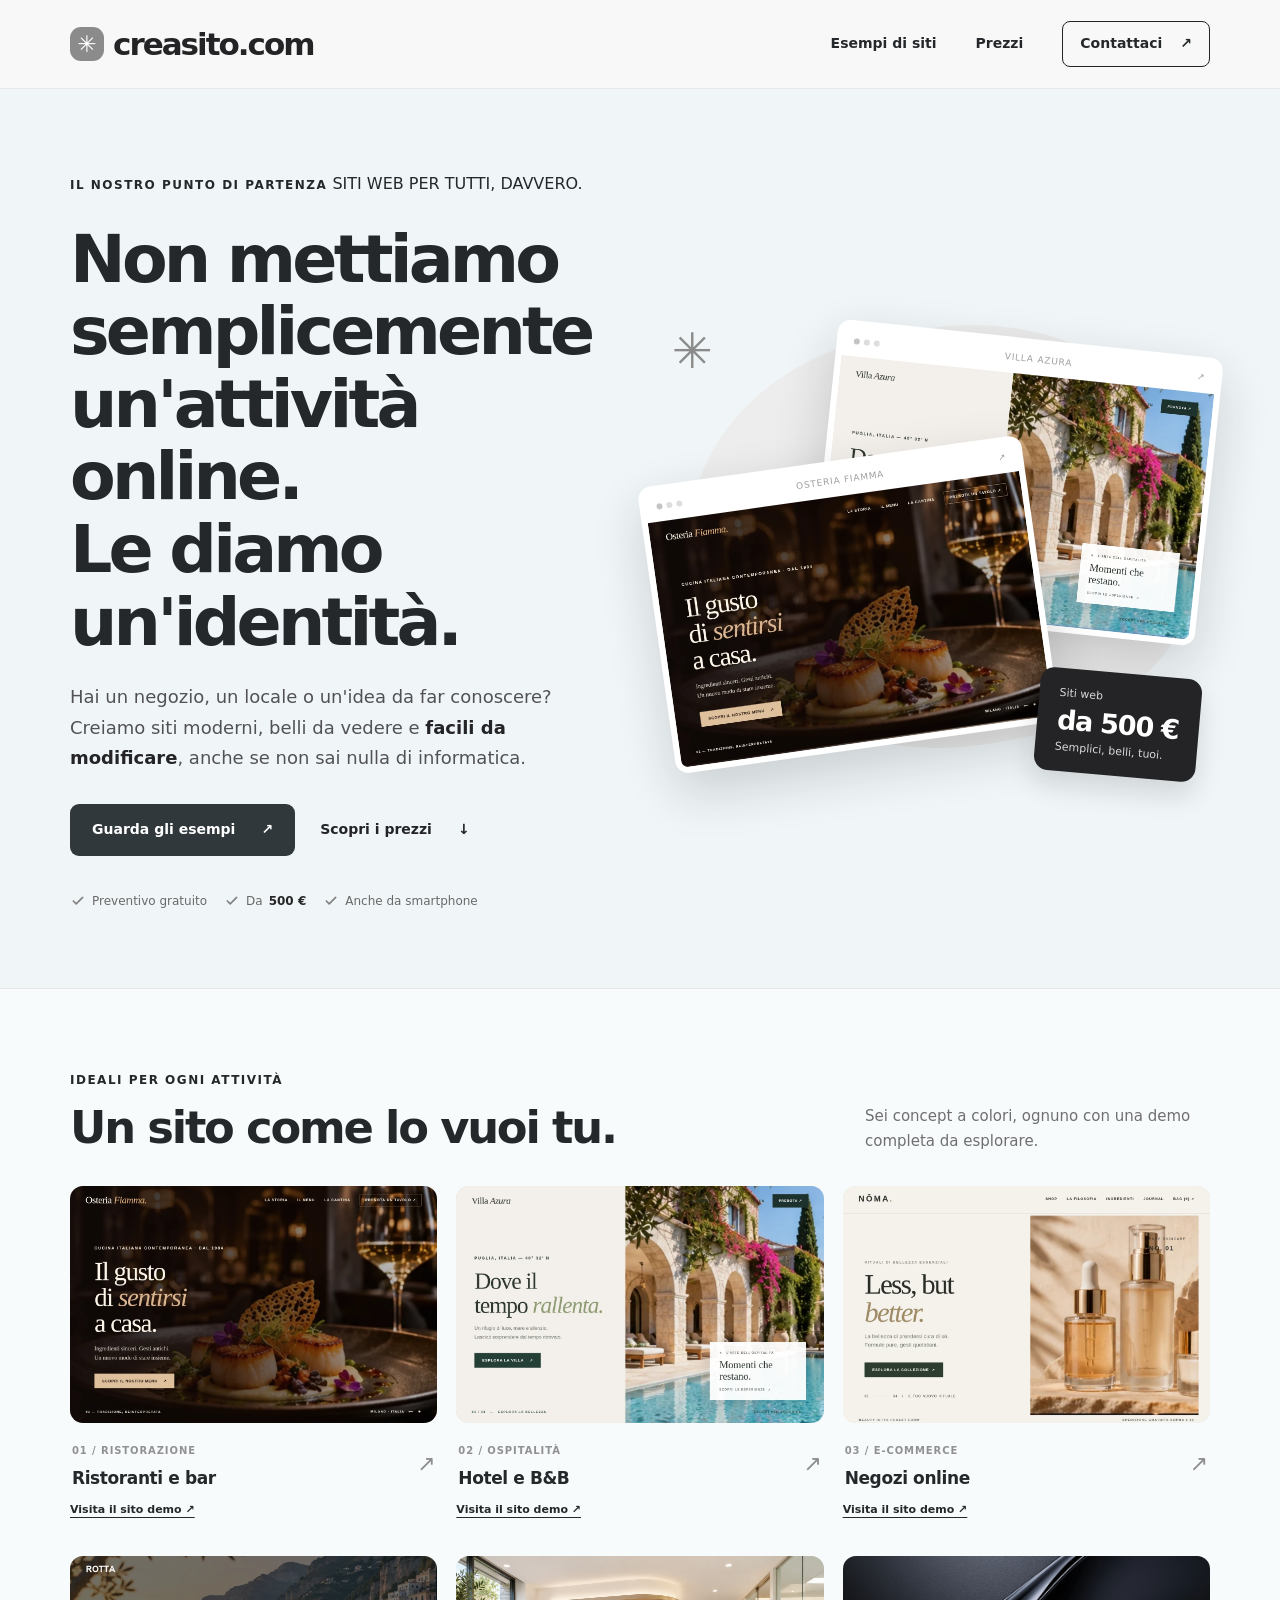
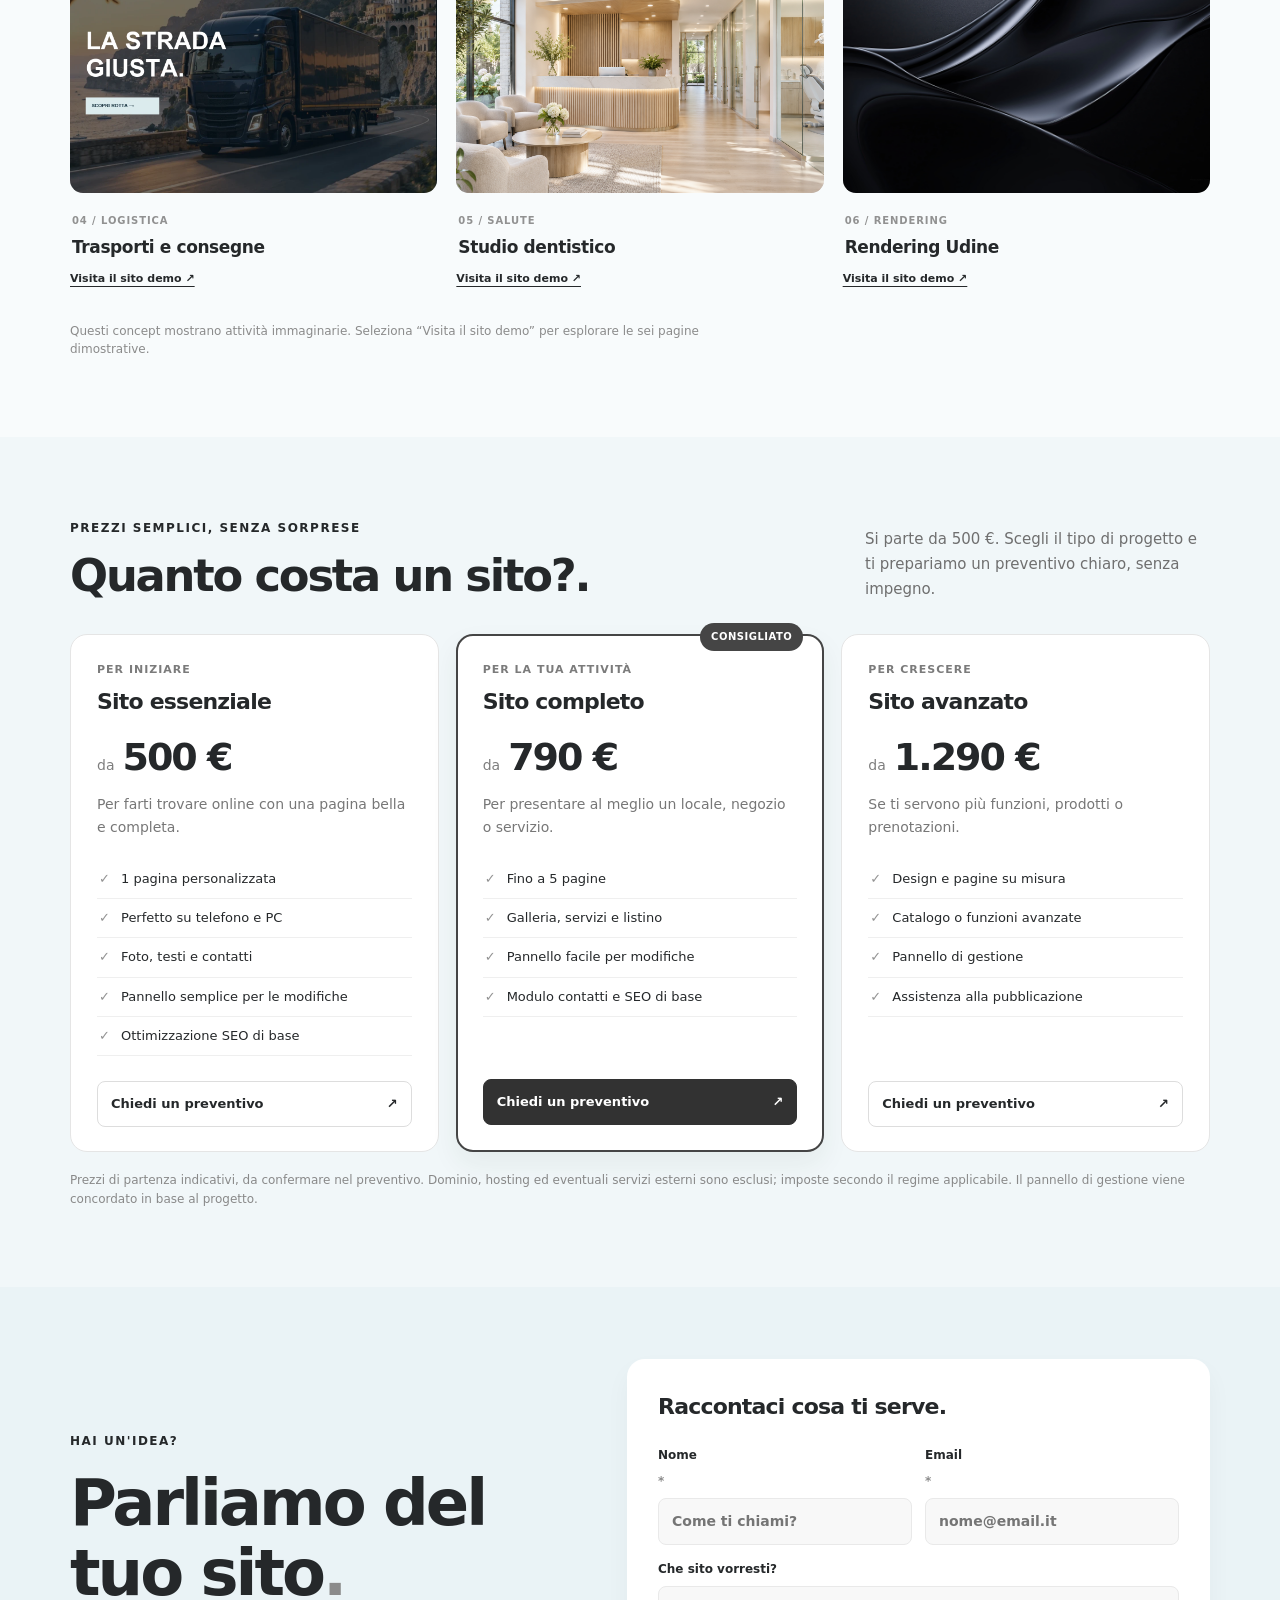
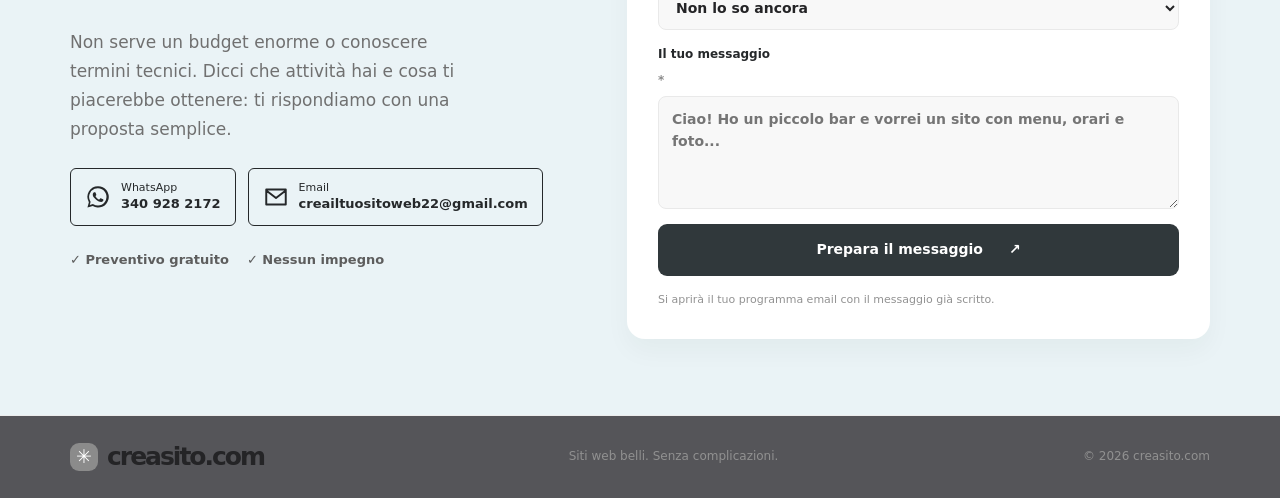
<file: index.html>
<!doctype html>
<html lang="it">
<head>
  <meta charset="utf-8">
  <meta name="viewport" content="width=device-width, initial-scale=1">
  <meta name="description" content="creasito.com realizza siti web moderni per negozi, ristoranti, professionisti e piccole attività. Siti facili da aggiornare, a partire da 500 €. Guarda gli esempi e chiedi un preventivo.">
  <meta name="theme-color" content="#f8f8f5">
  <meta property="og:type" content="website">
  <meta property="og:locale" content="it_IT">
  <meta property="og:title" content="creasito.com — Siti web belli, senza complicazioni">
  <meta property="og:description" content="Il tuo sito web, semplice da usare. Prezzi chiari a partire da 500 €.">
  <meta property="og:image" content="immagini/og-preview.jpg">
  <meta name="robots" content="index,follow,max-image-preview:large">
  <title>creasito.com — Siti web belli e semplici, da 500 €</title>
  <link rel="icon" href="immagini/favicon.svg" type="image/svg+xml">
  <link rel="preload" href="immagini/anteprime/ristorante.webp" as="image" type="image/webp">
  <link rel="stylesheet" href="css/style.css">
  <script src="js/main.js" defer></script>
</head>
<body>
  <a class="skip" href="#main">Vai al contenuto</a>
  <header class="header" id="inizio">
    <div class="wrap header-inner">
      <a class="logo" href="#inizio" aria-label="creasito.com, torna all'inizio"><span class="logo-mark" aria-hidden="true">✳</span><span>creasito.com</span></a>
      <nav class="nav" aria-label="Menu principale" id="nav">
        <a href="#esempi">Esempi di siti</a>
        <a href="#prezzi">Prezzi</a>
        <a href="#contatti" class="nav-contact">Contattaci <span aria-hidden="true">↗</span></a>
      </nav>
      <button type="button" class="menu-toggle" aria-controls="nav" aria-expanded="false" aria-label="Apri il menu"><span></span><span></span></button>
    </div>
  </header>

  <main id="main">
    <section class="hero" aria-labelledby="hero-title">
      <div class="wrap hero-layout">
        <div class="hero-copy">
          <span class="overline">IL NOSTRO PUNTO DI PARTENZA</span> SITI WEB PER TUTTI, DAVVERO.</span>
          <h1 id="hero-title">Non mettiamo<br>semplicemente un'attività online.<br>Le diamo un'identità.</h1>
          <p>Hai un negozio, un locale o un'idea da far conoscere? Creiamo siti moderni, belli da vedere e <strong>facili da modificare</strong>, anche se non sai nulla di informatica.</p>
          <div class="hero-buttons">
            <a class="btn btn-dark" href="#esempi">Guarda gli esempi <span aria-hidden="true">↗</span></a>
            <a class="btn btn-link" href="#prezzi">Scopri i prezzi <span aria-hidden="true">↓</span></a>
          </div>
          <div class="hero-points" aria-label="Vantaggi">
            <span><svg aria-hidden="true" viewBox="0 0 24 24"><path d="m5 12 4.3 4.3L19 6.7"/></svg> Preventivo gratuito</span>
            <span><svg aria-hidden="true" viewBox="0 0 24 24"><path d="m5 12 4.3 4.3L19 6.7"/></svg> Da <strong>500 €</strong></span>
            <span><svg aria-hidden="true" viewBox="0 0 24 24"><path d="m5 12 4.3 4.3L19 6.7"/></svg> Anche da smartphone</span>
          </div>
        </div>
        <div class="hero-visual" aria-label="Anteprime di siti web per attività diverse">
          <div class="visual-orbit" aria-hidden="true"></div>
          <div class="mockup mockup-back"><div class="mock-bar"><span class="traffic"><i></i><i></i><i></i></span><span>villa azura</span><span>↗</span></div><img src="immagini/anteprime/hotel.webp" alt="Esempio di homepage per hotel, con foto di piscina e villa mediterranea" width="1280" height="840" decoding="async"></div>
          <div class="mockup mockup-front"><div class="mock-bar"><span class="traffic"><i></i><i></i><i></i></span><span>osteria fiamma</span><span>↗</span></div><img src="immagini/anteprime/ristorante.webp" alt="Esempio di homepage per ristorante, con fotografia di un piatto gourmet" width="1280" height="840" fetchpriority="high" decoding="async"></div>
          <div class="visual-price"><span>Siti web</span><strong>da 500 €</strong><small>Semplici, belli, tuoi.</small></div>
          <div class="visual-spark" aria-hidden="true">✳</div>
        </div>
      </div>
    </section>

    <section class="section examples" id="esempi" aria-labelledby="examples-title">
      <div class="wrap">
        <div class="section-heading">
          <div><span class="section-label">IDEALI PER OGNI ATTIVITÀ</span><h2 id="examples-title">Un sito come lo vuoi tu<span class="period">.</span></h2></div>
          <p>Sei concept a colori, ognuno con una demo completa da esplorare.</p>
        </div>
        <div class="example-grid">
<article class="example-card"><a class="preview-button" href="demo/osteria-fiamma/index.html" aria-label="Visita il sito demo"><img src="immagini/anteprime/ristorante.webp" width="1280" height="840" alt="Anteprima di un sito web moderno per ristorante" loading="lazy"><span class="preview-hover">Guarda l'anteprima <span aria-hidden="true">↗</span></span></a><div class="example-meta"><div><span>01 / RISTORAZIONE</span><h3>Ristoranti e bar</h3></div><span aria-hidden="true" class="example-arrow">↗</span></div><a class="demo-open" href="demo/osteria-fiamma/index.html">Visita il sito demo ↗</a></article><article class="example-card"><a class="preview-button" href="demo/villa-azura/index.html" aria-label="Visita il sito demo"><img src="immagini/anteprime/hotel.webp" width="1280" height="840" alt="Anteprima di un sito web per hotel e B&B" loading="lazy"><span class="preview-hover">Guarda l'anteprima <span aria-hidden="true">↗</span></span></a><div class="example-meta"><div><span>02 / OSPITALITÀ</span><h3>Hotel e B&B</h3></div><span aria-hidden="true" class="example-arrow">↗</span></div><a class="demo-open" href="demo/villa-azura/index.html">Visita il sito demo ↗</a></article><article class="example-card"><a class="preview-button" href="demo/noma-skincare/index.html" aria-label="Visita il sito demo"><img src="immagini/anteprime/ecommerce.webp" width="1280" height="840" alt="Anteprima di un negozio online di cosmetici" loading="lazy"><span class="preview-hover">Guarda l'anteprima <span aria-hidden="true">↗</span></span></a><div class="example-meta"><div><span>03 / E-COMMERCE</span><h3>Negozi online</h3></div><span aria-hidden="true" class="example-arrow">↗</span></div><a class="demo-open" href="demo/noma-skincare/index.html">Visita il sito demo ↗</a></article><article class="example-card"><a class="preview-button" href="demo/trasporti/index.html"><img src="immagini/anteprime/trasporti-nuovo.webp" width="1200" height="760" alt="Concept a colori per Trasporti e consegne"><span class="preview-hover">Visita il sito demo ↗</span></a><div class="example-meta"><div><span>04 / LOGISTICA</span><h3>Trasporti e consegne</h3></div></div><a class="demo-open" href="demo/trasporti/index.html">Visita il sito demo ↗</a></article><article class="example-card"><a class="preview-button" href="demo/bar/index.html"><img src="immagini/foto/studio-dentale.png" width="1200" height="760" alt="Concept a colori per Studio dentistico"><span class="preview-hover">Visita il sito demo ↗</span></a><div class="example-meta"><div><span>05 / SALUTE</span><h3>Studio dentistico</h3></div></div><a class="demo-open" href="demo/bar/index.html">Visita il sito demo ↗</a></article><article class="example-card"><a class="preview-button" href="demo/portfolio/index.html"><img src="demo/portfolio/assets/render-principale.jpg" width="1200" height="760" alt="Concept a colori per Rendering Udine"><span class="preview-hover">Visita il sito demo ↗</span></a><div class="example-meta"><div><span>06 / RENDERING</span><h3>Rendering Udine</h3></div></div><a class="demo-open" href="demo/portfolio/index.html">Visita il sito demo ↗</a></article>
        </div>
        <p class="disclosure">Questi concept mostrano attività immaginarie. Seleziona “Visita il sito demo” per esplorare le sei pagine dimostrative.</p>
      </div>
    </section>

    

    <section class="section pricing" id="prezzi" aria-labelledby="pricing-title">
      <div class="wrap">
        <div class="section-heading pricing-heading"><div><span class="section-label">PREZZI SEMPLICI, SENZA SORPRESE</span><h2 id="pricing-title">Quanto costa un sito?<span class="period">.</span></h2></div><p>Si parte da 500 €. Scegli il tipo di progetto e ti prepariamo un preventivo chiaro, senza impegno.</p></div>
        <div class="price-grid">
          <article class="price-card"><span class="price-title">Per iniziare</span><h3>Sito essenziale</h3><div class="price-line"><small>da</small><strong>500 €</strong></div><p>Per farti trovare online con una pagina bella e completa.</p><ul><li>1 pagina personalizzata</li><li>Perfetto su telefono e PC</li><li>Foto, testi e contatti</li><li>Pannello semplice per le modifiche</li><li>Ottimizzazione SEO di base</li></ul><a href="#contatti" class="price-link" data-plan="Sito essenziale — da 500 €">Chiedi un preventivo <span aria-hidden="true">↗</span></a></article>
          <article class="price-card featured"><span class="popular">CONSIGLIATO</span><span class="price-title">Per la tua attività</span><h3>Sito completo</h3><div class="price-line"><small>da</small><strong>790 €</strong></div><p>Per presentare al meglio un locale, negozio o servizio.</p><ul><li>Fino a 5 pagine</li><li>Galleria, servizi e listino</li><li>Pannello facile per modifiche</li><li>Modulo contatti e SEO di base</li></ul><a href="#contatti" class="price-link" data-plan="Sito completo — da 790 €">Chiedi un preventivo <span aria-hidden="true">↗</span></a></article>
          <article class="price-card"><span class="price-title">Per crescere</span><h3>Sito avanzato</h3><div class="price-line"><small>da</small><strong>1.290 €</strong></div><p>Se ti servono più funzioni, prodotti o prenotazioni.</p><ul><li>Design e pagine su misura</li><li>Catalogo o funzioni avanzate</li><li>Pannello di gestione</li><li>Assistenza alla pubblicazione</li></ul><a href="#contatti" class="price-link" data-plan="Sito avanzato — da 1.290 €">Chiedi un preventivo <span aria-hidden="true">↗</span></a></article>
        </div>
        <p class="price-note">Prezzi di partenza indicativi, da confermare nel preventivo. Dominio, hosting ed eventuali servizi esterni sono esclusi; imposte secondo il regime applicabile. Il pannello di gestione viene concordato in base al progetto.</p>
      </div>
    </section>

    <section class="contact" id="contatti" aria-labelledby="contact-title"><div class="wrap contact-grid">
      <div class="contact-copy"><span class="section-label">HAI UN'IDEA?</span><h2 id="contact-title">Parliamo del<br>tuo sito<span>.</span></h2><p>Non serve un budget enorme o conoscere termini tecnici. Dicci che attività hai e cosa ti piacerebbe ottenere: ti rispondiamo con una proposta semplice.</p><div class="quick-contact"><a class="contact-link wa" href="https://wa.me/393409282172" target="_blank" rel="noopener noreferrer" aria-label="Scrivi su WhatsApp al 340 928 2172"><svg viewBox="0 0 32 32" aria-hidden="true"><path fill="currentColor" d="M16.04 2.8A13.04 13.04 0 0 0 4.75 22.37L3 28.8l6.58-1.72a13.05 13.05 0 1 0 6.46-24.28zm0 23.72c-2.05 0-4.07-.55-5.83-1.59l-.42-.25-3.9 1.02 1.04-3.8-.27-.43a10.68 10.68 0 1 1 9.38 5.05zm5.85-7.98c-.32-.16-1.9-.94-2.2-1.05-.3-.1-.5-.16-.72.16s-.83 1.05-1.02 1.27c-.19.21-.38.24-.7.08-.31-.16-1.34-.5-2.55-1.58-.94-.84-1.57-1.87-1.75-2.19-.18-.32-.02-.49.14-.65.14-.14.32-.37.48-.56.16-.18.21-.32.32-.53.1-.21.05-.4-.03-.56-.08-.16-.72-1.74-.99-2.38-.26-.62-.53-.54-.72-.55h-.62c-.22 0-.56.08-.85.4s-1.12 1.1-1.12 2.68 1.15 3.1 1.31 3.32c.16.21 2.27 3.46 5.5 4.85.77.33 1.37.53 1.84.68.78.25 1.49.21 2.05.13.63-.09 1.9-.77 2.17-1.51.27-.75.27-1.38.19-1.51-.08-.14-.29-.22-.61-.38z"/></svg><span>WhatsApp<br><strong>340 928 2172</strong></span></a><a class="contact-link mail" href="mailto:creailtuositoweb22@gmail.com" aria-label="Scrivi una email a creailtuositoweb22@gmail.com"><svg viewBox="0 0 24 24" aria-hidden="true"><path d="M3 5h18v14H3zM3 6l9 7 9-7" fill="none" stroke="currentColor" stroke-width="1.8" stroke-linejoin="round"/></svg><span>Email<br><strong>creailtuositoweb22@gmail.com</strong></span></a></div><div class="contact-benefits"><span>✓ Preventivo gratuito</span><span>✓ Nessun impegno</span></div></div>
      <div class="contact-card"><h3>Raccontaci cosa ti serve.</h3><form id="contact-form"><div class="field-row"><label for="nome">Nome <span>*</span><input name="nome" id="nome" autocomplete="name" placeholder="Come ti chiami?" required maxlength="90"></label><label for="email">Email <span>*</span><input name="email" id="email" type="email" autocomplete="email" placeholder="nome@email.it" required maxlength="160"></label></div><label for="tipo">Che sito vorresti?<select id="tipo" name="tipo"><option value="">Non lo so ancora</option><option>Sito essenziale — da 500 €</option><option>Sito completo — da 790 €</option><option>Sito avanzato — da 1.290 €</option><option>Vorrei solo informazioni</option></select></label><label for="messaggio">Il tuo messaggio <span>*</span><textarea name="messaggio" id="messaggio" required maxlength="2500" rows="4" placeholder="Ciao! Ho un piccolo bar e vorrei un sito con menu, orari e foto..."></textarea></label><button type="submit" class="btn btn-dark form-button">Prepara il messaggio <span aria-hidden="true">↗</span></button><p class="form-status" id="form-status" role="status" aria-live="polite"></p><p class="form-help">Si aprirà il tuo programma email con il messaggio già scritto. </p></form></div>
    </div></section>
  </main>
  <footer class="footer"><div class="wrap footer-inner"><a class="logo" href="#inizio"><span class="logo-mark" aria-hidden="true">✳</span><span>creasito.com</span></a><p>Siti web belli. Senza complicazioni.</p><span>© <span id="year">2026</span> creasito.com</span></div></footer>
  <dialog id="preview-dialog" class="preview-dialog" aria-labelledby="preview-title"><div class="dialog-head"><strong id="preview-title">Anteprima sito</strong><button type="button" id="close-preview" aria-label="Chiudi anteprima">✕</button></div><img id="preview-image" alt="Anteprima ingrandita del sito" width="1280" height="840"><p>Questa è un'immagine dimostrativa, non un sito navigabile.</p></dialog>
</body>
</html>
</file>
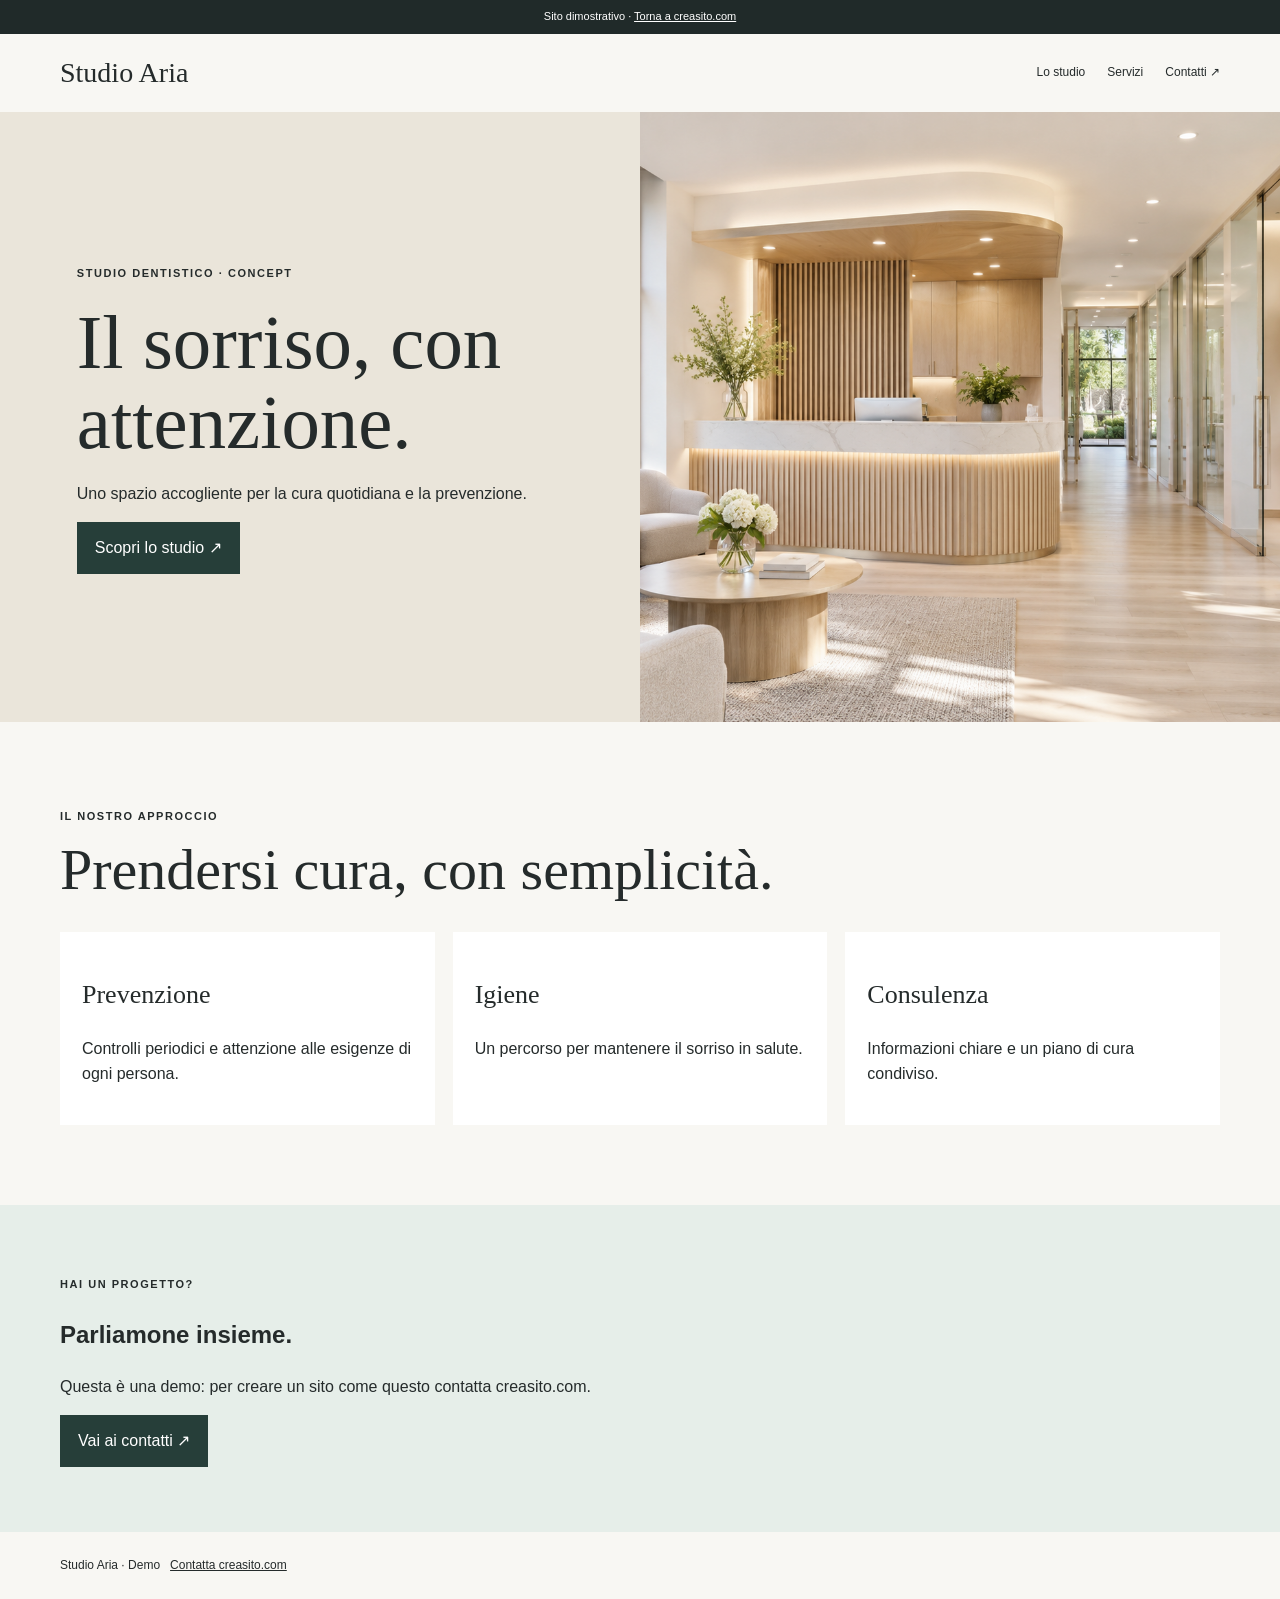
<file: demo/bar/index.html>
<!doctype html><html lang="it"><head><meta charset="utf-8"><meta name="viewport" content="width=device-width,initial-scale=1"><title>Studio Aria · Demo</title><link rel="icon" href="../../immagini/favicon.svg"><link rel="stylesheet" href="../settori.css"><script defer src="../settori.js"></script></head><body><div class="note">Sito dimostrativo · <a href="../../index.html#esempi">Torna a creasito.com</a></div><header class="wrap nav"><a class="brand" href="#inizio">Studio Aria</a><nav><a href="#servizi">Lo studio</a><a href="#servizi">Servizi</a><a href="../../index.html#contatti">Contatti ↗</a></nav></header><main id="inizio"><section class="hero clinic-hero"><div class="hero-copy"><span class="tag">STUDIO DENTISTICO · CONCEPT</span><h1>Il sorriso, con attenzione.</h1><p>Uno spazio accogliente per la cura quotidiana e la prevenzione.</p><a class="button" href="#servizi">Scopri lo studio ↗</a></div><div class="hero-image" style="background-image:url('../../immagini/foto/studio-dentale.png')"></div></section><section class="section wrap" id="servizi"><span class="tag">IL NOSTRO APPROCCIO</span><h2>Prendersi cura, con semplicità.</h2><div class="grid"><article class="tile"><h3>Prevenzione</h3><p>Controlli periodici e attenzione alle esigenze di ogni persona.</p></article><article class="tile"><h3>Igiene</h3><p>Un percorso per mantenere il sorriso in salute.</p></article><article class="tile"><h3>Consulenza</h3><p>Informazioni chiare e un piano di cura condiviso.</p></article></div></section><section class="contact"><div class="wrap"><span class="tag">HAI UN PROGETTO?</span><h2>Parliamone insieme.</h2><p>Questa è una demo: per creare un sito come questo contatta creasito.com.</p><a class="button" href="../../index.html#contatti">Vai ai contatti ↗</a></div></section></main><footer class="wrap footer">Studio Aria · Demo &nbsp; <a href="../../index.html#contatti">Contatta creasito.com</a></footer></body></html>
</file>
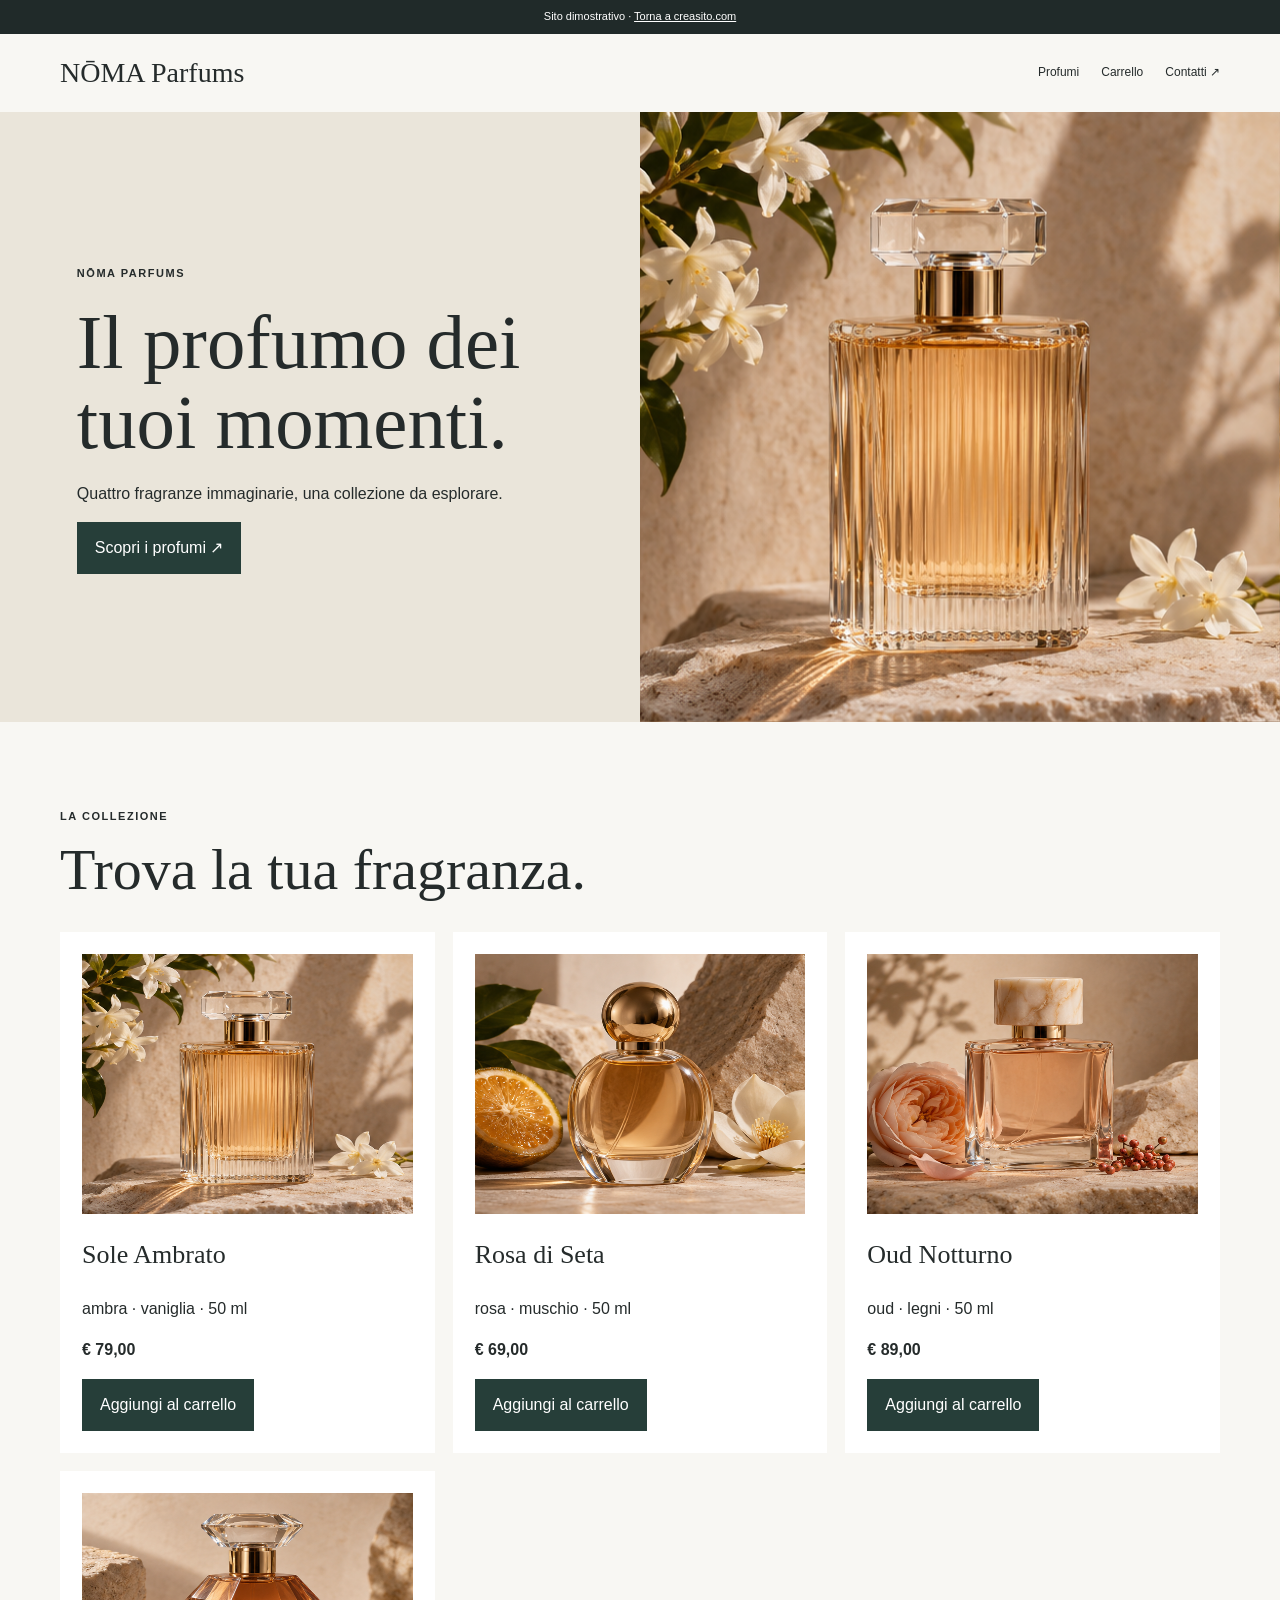
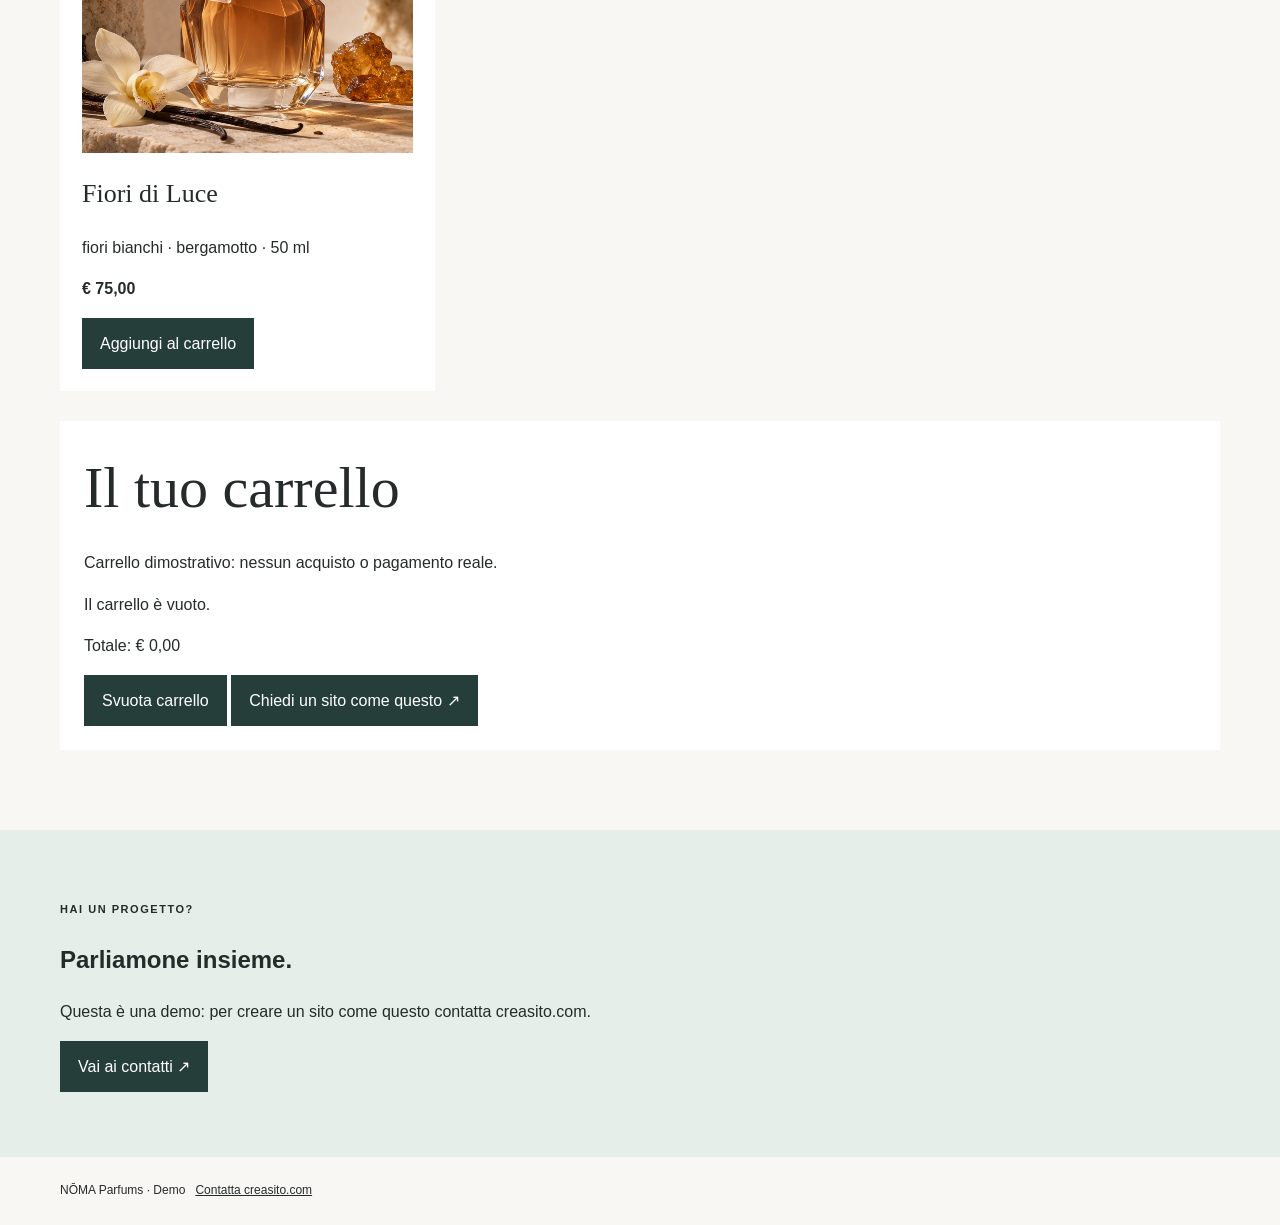
<file: demo/noma-skincare/index.html>
<!doctype html><html lang="it"><head><meta charset="utf-8"><meta name="viewport" content="width=device-width,initial-scale=1"><title>NŌMA Parfums · Demo</title><link rel="icon" href="../../immagini/favicon.svg"><link rel="stylesheet" href="../settori.css"><script defer src="../settori.js"></script><script defer src="carrello.js"></script></head><body><div class="note">Sito dimostrativo · <a href="../../index.html#esempi">Torna a creasito.com</a></div><header class="wrap nav"><a class="brand" href="#inizio">NŌMA Parfums</a><nav><a href="#catalogo">Profumi</a><a href="#carrello">Carrello</a><a href="../../index.html#contatti">Contatti ↗</a></nav></header><main id="inizio"><section class="hero"><div class="hero-copy"><span class="tag">NŌMA PARFUMS</span><h1>Il profumo dei tuoi momenti.</h1><p>Quattro fragranze immaginarie, una collezione da esplorare.</p><a class="button" href="#catalogo">Scopri i profumi ↗</a></div><div class="hero-image" style="background-image:url('../../immagini/foto/profumi.png');background-position:0% 0%"></div></section><section class="section wrap" id="catalogo"><span class="tag">LA COLLEZIONE</span><h2>Trova la tua fragranza.</h2><div class="grid"><article class="tile"><div class="product-image" style="background-image:url(../../immagini/foto/profumi.png);background-position:0% 0%"></div><h3>Sole Ambrato</h3><p>ambra · vaniglia · 50 ml</p><p><strong>€ 79,00</strong></p><button data-id="0">Aggiungi al carrello</button></article><article class="tile"><div class="product-image" style="background-image:url(../../immagini/foto/profumi.png);background-position:100% 0%"></div><h3>Rosa di Seta</h3><p>rosa · muschio · 50 ml</p><p><strong>€ 69,00</strong></p><button data-id="1">Aggiungi al carrello</button></article><article class="tile"><div class="product-image" style="background-image:url(../../immagini/foto/profumi.png);background-position:0% 100%"></div><h3>Oud Notturno</h3><p>oud · legni · 50 ml</p><p><strong>€ 89,00</strong></p><button data-id="2">Aggiungi al carrello</button></article><article class="tile"><div class="product-image" style="background-image:url(../../immagini/foto/profumi.png);background-position:100% 100%"></div><h3>Fiori di Luce</h3><p>fiori bianchi · bergamotto · 50 ml</p><p><strong>€ 75,00</strong></p><button data-id="3">Aggiungi al carrello</button></article></div><div class="cart" id="carrello"><h2>Il tuo carrello</h2><p>Carrello dimostrativo: nessun acquisto o pagamento reale.</p><div id="cart-lines"></div><p id="cart-total"></p><button id="empty-cart">Svuota carrello</button> <a class="button" href="../../index.html#contatti">Chiedi un sito come questo ↗</a></div></section><section class="contact"><div class="wrap"><span class="tag">HAI UN PROGETTO?</span><h2>Parliamone insieme.</h2><p>Questa è una demo: per creare un sito come questo contatta creasito.com.</p><a class="button" href="../../index.html#contatti">Vai ai contatti ↗</a></div></section></main><footer class="wrap footer">NŌMA Parfums · Demo &nbsp; <a href="../../index.html#contatti">Contatta creasito.com</a></footer></body></html>
</file>
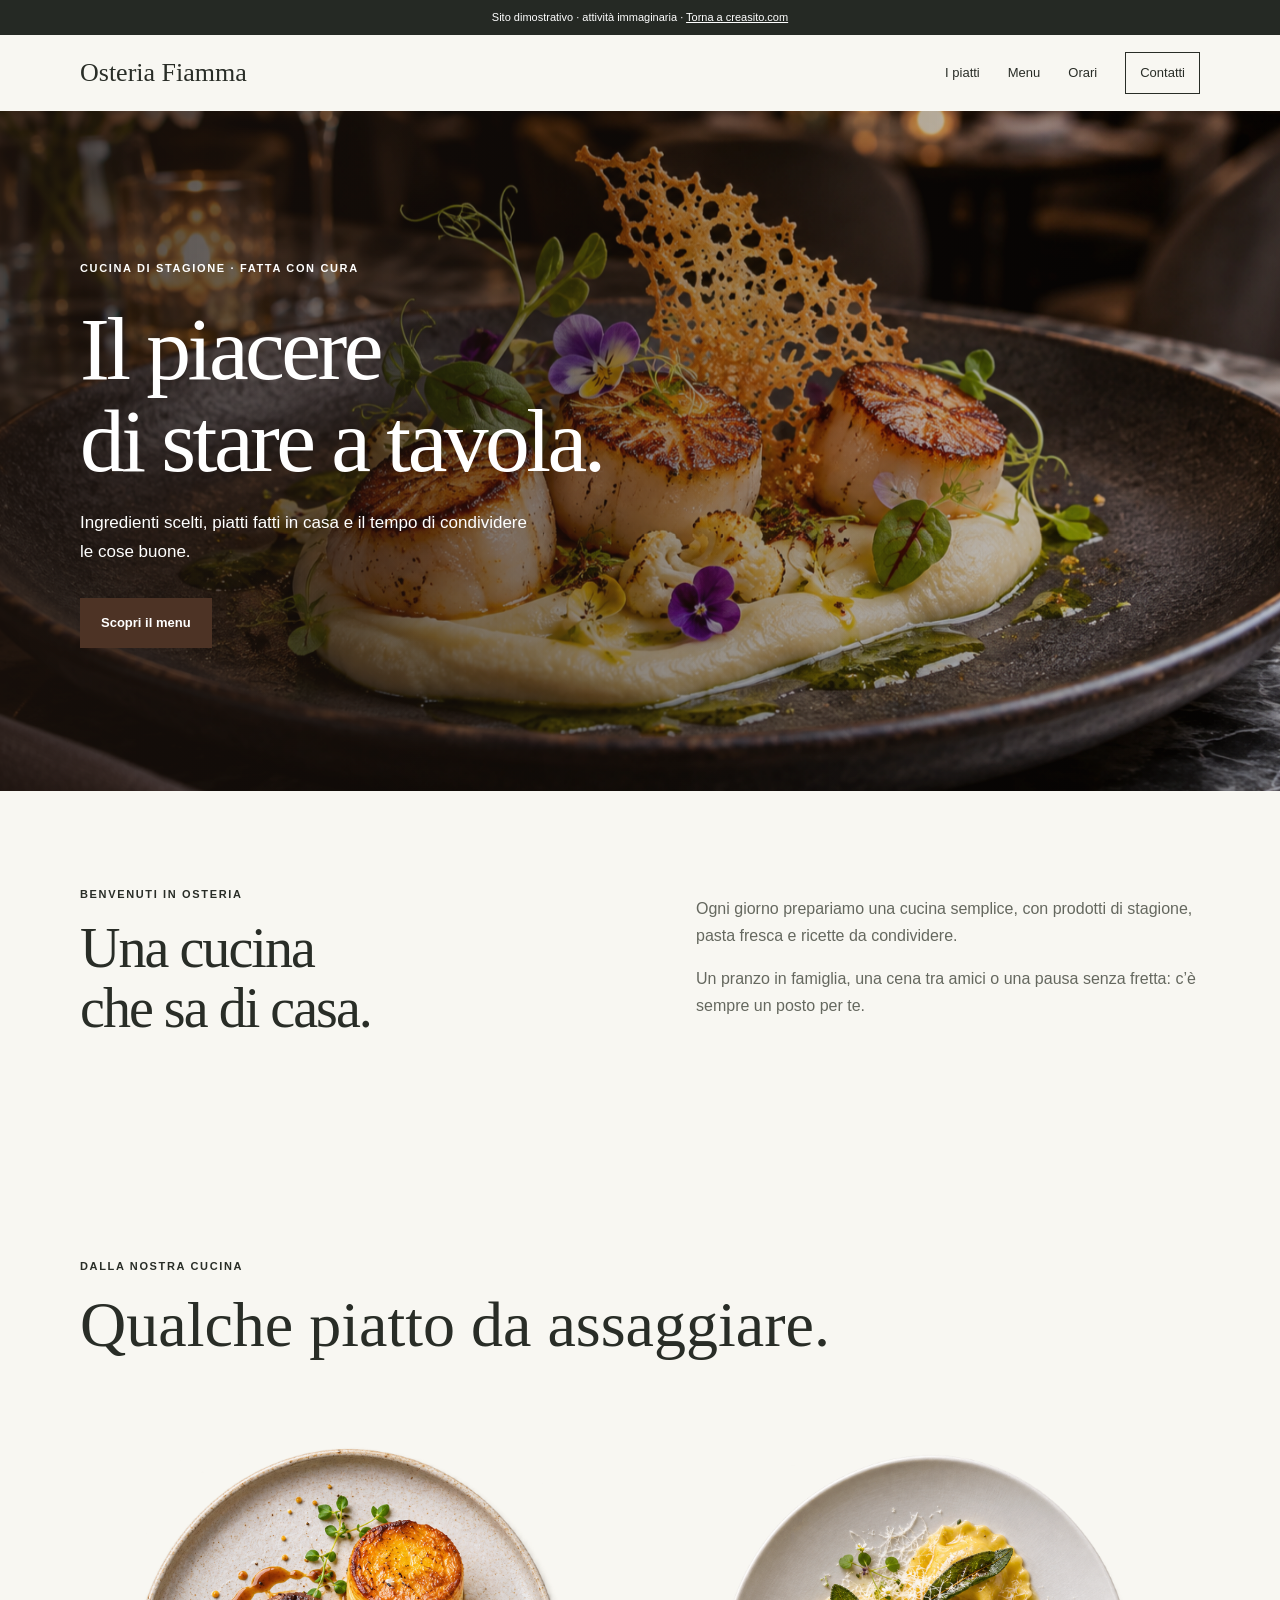
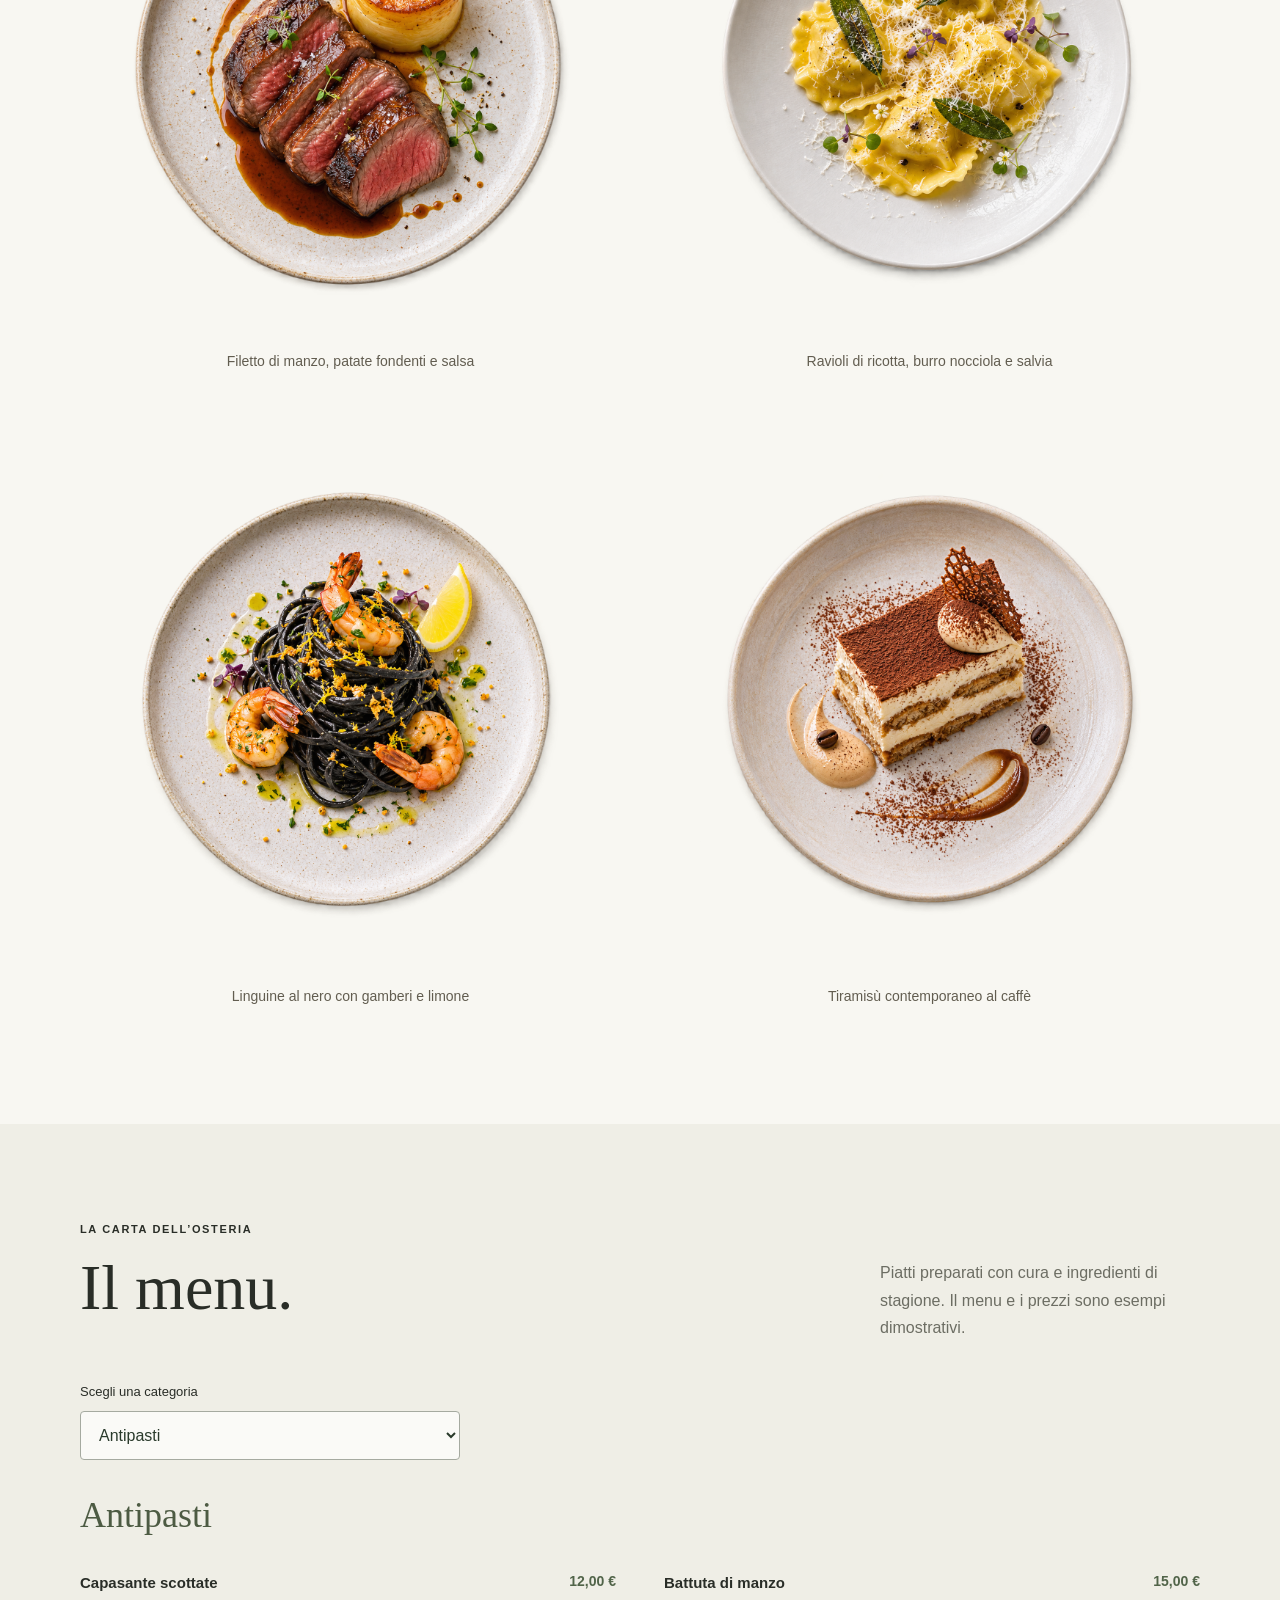
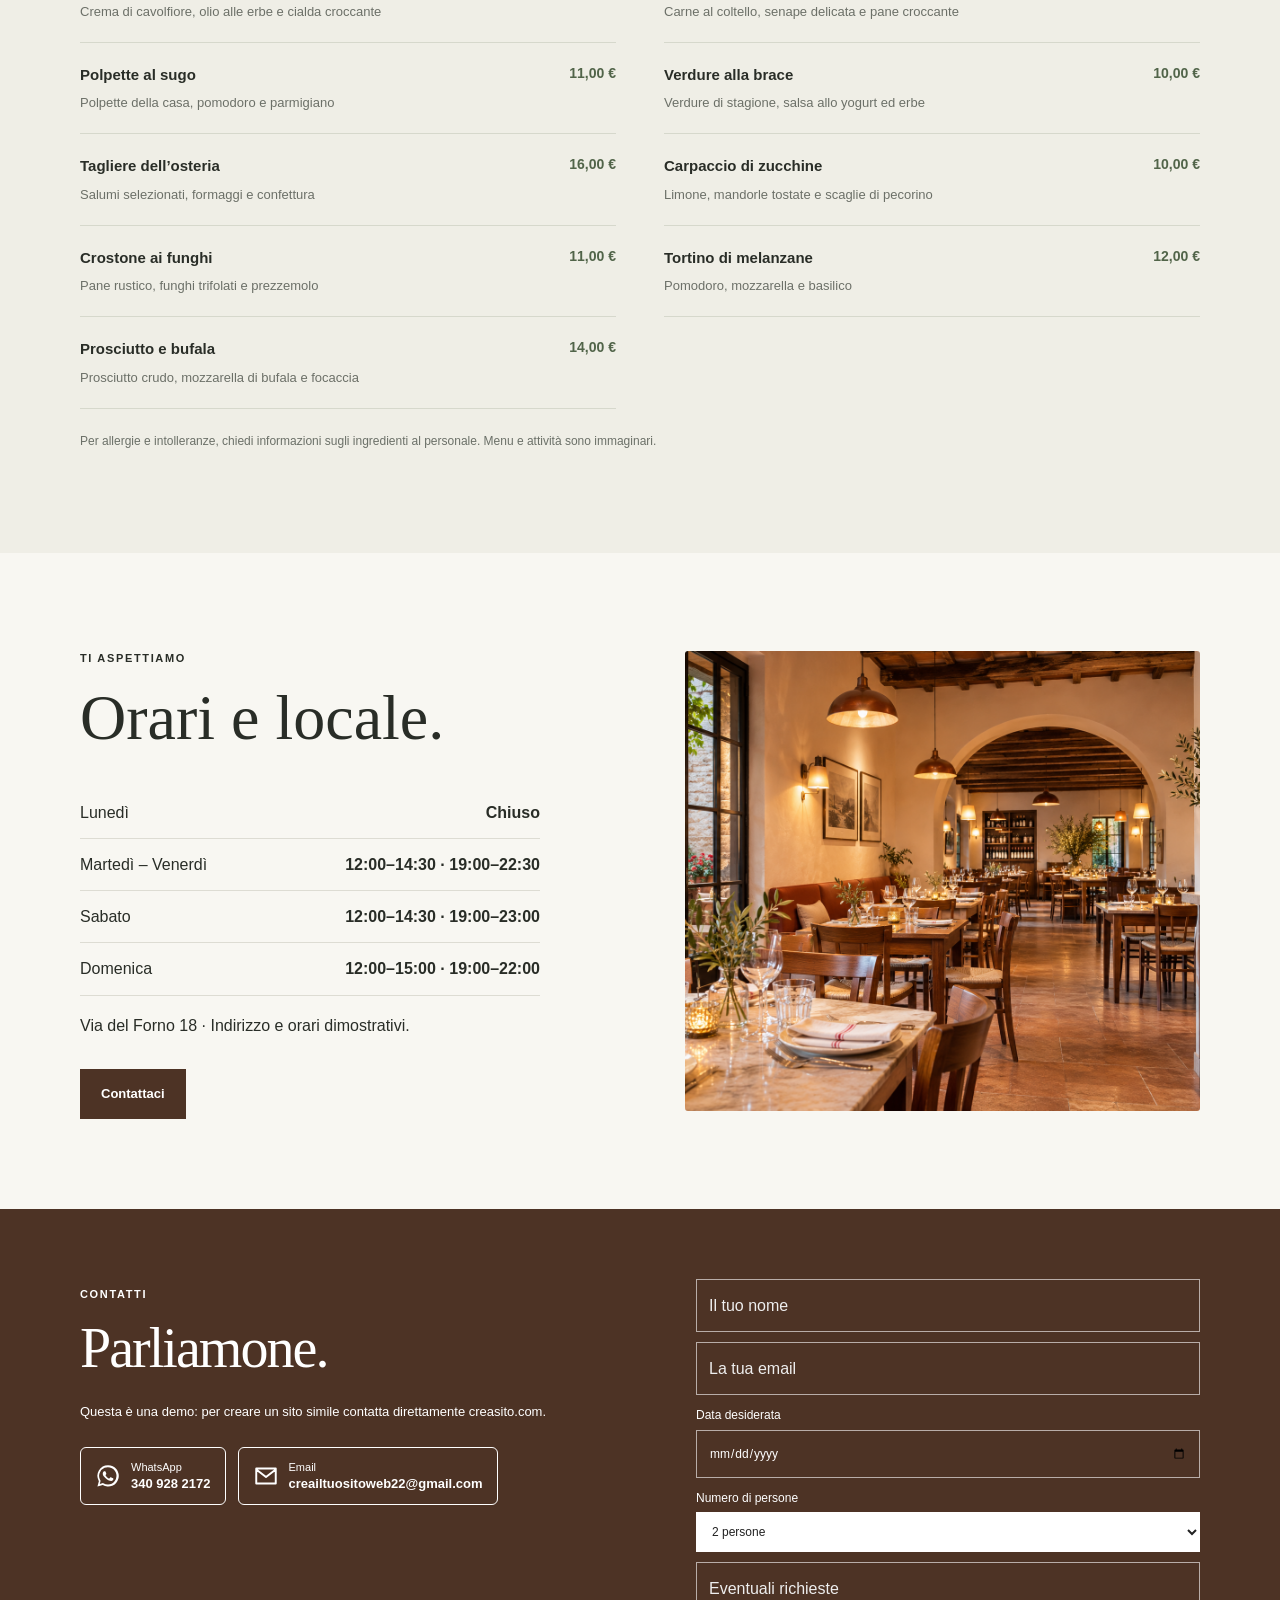
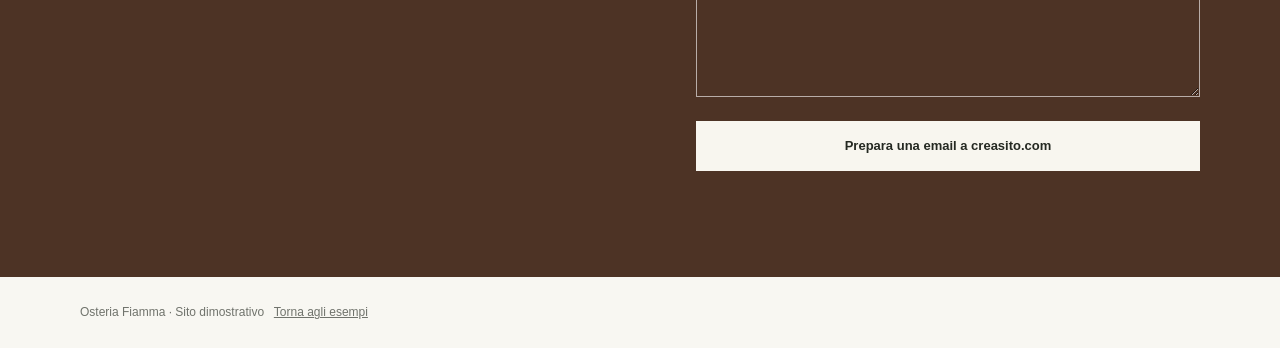
<file: demo/osteria-fiamma/index.html>
<!doctype html><html lang="it"><head><meta charset="utf-8"><meta name="viewport" content="width=device-width,initial-scale=1"><meta name="description" content="Osteria Fiamma: cucina di stagione, piatti fatti in casa e una tavola da condividere. Sito dimostrativo."><title>Osteria Fiamma · Demo creasito.com</title><link rel="icon" href="../../immagini/favicon.svg"><link rel="stylesheet" href="../semplice.css"><link rel="stylesheet" href="ristorante.css"><script defer src="../nuovo.js"></script><script defer src="ristorante.js"></script></head><body data-site="osteria-fiamma" style="--accent:#4d3325"><div class="demo-note">Sito dimostrativo · attività immaginaria · <a href="../../index.html#esempi">Torna a creasito.com</a></div><header class="wrap nav"><a class="brand" href="#inizio">Osteria Fiamma</a><nav class="navlinks" aria-label="Menu principale"><a href="#piatti">I piatti</a><a href="#servizio">Menu</a><a href="#orari">Orari</a><a href="#contatti">Contatti</a></nav></header><main><section class="restaurant-hero" id="inizio"><img class="hero-image" src="images/piatto-hero.png" alt="Capasante scottate con crema delicata e cialda croccante" fetchpriority="high"><div class="wrap"><div class="hero-content"><span class="tag">CUCINA DI STAGIONE · FATTA CON CURA</span><h1>Il piacere<br>di stare a tavola.</h1><p>Ingredienti scelti, piatti fatti in casa e il tempo di condividere le cose buone.</p><a class="button" href="#servizio">Scopri il menu</a></div></div></section><section class="section wrap split"><div><span class="tag">BENVENUTI IN OSTERIA</span><h2>Una cucina<br>che sa di casa.</h2></div><div><p>Ogni giorno prepariamo una cucina semplice, con prodotti di stagione, pasta fresca e ricette da condividere.</p><p>Un pranzo in famiglia, una cena tra amici o una pausa senza fretta: c’è sempre un posto per te.</p></div></section><section class="dish-showcase wrap" id="piatti"><span class="tag">DALLA NOSTRA CUCINA</span><h2>Qualche piatto da assaggiare.</h2><div class="dish-photos"><figure><div class="dish-photo"><img src="images/filetto.png" alt="Filetto di manzo, patate fondenti e salsa" loading="lazy"></div><figcaption>Filetto di manzo, patate fondenti e salsa</figcaption></figure><figure><div class="dish-photo"><img src="images/ravioli.png" alt="Ravioli di ricotta, burro nocciola e salvia" loading="lazy"></div><figcaption>Ravioli di ricotta, burro nocciola e salvia</figcaption></figure><figure><div class="dish-photo"><img src="images/linguine.png" alt="Linguine al nero con gamberi e limone" loading="lazy"></div><figcaption>Linguine al nero con gamberi e limone</figcaption></figure><figure><div class="dish-photo"><img src="images/tiramisu.png" alt="Tiramisù contemporaneo al caffè" loading="lazy"></div><figcaption>Tiramisù contemporaneo al caffè</figcaption></figure></div></section><section class="restaurant-menu" id="servizio"><div class="wrap"><div class="menu-intro"><div><span class="tag">LA CARTA DELL’OSTERIA</span><h2>Il menu.</h2></div><p>Piatti preparati con cura e ingredienti di stagione. Il menu e i prezzi sono esempi dimostrativi.</p></div><div class="menu-select"><label for="menu-category">Scegli una categoria</label><select id="menu-category"><option value="menu-0">Antipasti</option><option value="menu-1">Primi</option><option value="menu-2">Secondi</option><option value="menu-3">Dolci</option></select></div><section class="menu-panel" id="menu-0"><h3>Antipasti</h3><div class="menu-grid"><article class="dish-row"><div><h4>Capasante scottate</h4><p>Crema di cavolfiore, olio alle erbe e cialda croccante</p></div><span>12,00 €</span></article><article class="dish-row"><div><h4>Battuta di manzo</h4><p>Carne al coltello, senape delicata e pane croccante</p></div><span>15,00 €</span></article><article class="dish-row"><div><h4>Polpette al sugo</h4><p>Polpette della casa, pomodoro e parmigiano</p></div><span>11,00 €</span></article><article class="dish-row"><div><h4>Verdure alla brace</h4><p>Verdure di stagione, salsa allo yogurt ed erbe</p></div><span>10,00 €</span></article><article class="dish-row"><div><h4>Tagliere dell’osteria</h4><p>Salumi selezionati, formaggi e confettura</p></div><span>16,00 €</span></article><article class="dish-row"><div><h4>Carpaccio di zucchine</h4><p>Limone, mandorle tostate e scaglie di pecorino</p></div><span>10,00 €</span></article><article class="dish-row"><div><h4>Crostone ai funghi</h4><p>Pane rustico, funghi trifolati e prezzemolo</p></div><span>11,00 €</span></article><article class="dish-row"><div><h4>Tortino di melanzane</h4><p>Pomodoro, mozzarella e basilico</p></div><span>12,00 €</span></article><article class="dish-row"><div><h4>Prosciutto e bufala</h4><p>Prosciutto crudo, mozzarella di bufala e focaccia</p></div><span>14,00 €</span></article></div></section><section class="menu-panel" id="menu-1"><h3>Primi</h3><div class="menu-grid"><article class="dish-row"><div><h4>Ravioli di ricotta, burro nocciola e salvia</h4><p>Pasta ripiena fatta a mano, burro nocciola e salvia</p></div><span>16,00 €</span></article><article class="dish-row"><div><h4>Ravioli ricotta e spinaci</h4><p>Burro, salvia e parmigiano</p></div><span>16,00 €</span></article><article class="dish-row"><div><h4>Risotto ai funghi</h4><p>Riso mantecato, funghi e timo</p></div><span>17,00 €</span></article><article class="dish-row"><div><h4>Gnocchi al pomodoro</h4><p>Gnocchi di patate, pomodoro e basilico</p></div><span>14,00 €</span></article><article class="dish-row"><div><h4>Pappardelle al cinghiale</h4><p>Pasta all’uovo e ragù di cinghiale</p></div><span>18,00 €</span></article><article class="dish-row"><div><h4>Linguine al nero con gamberi</h4><p>Gamberi, limone e prezzemolo</p></div><span>19,00 €</span></article><article class="dish-row"><div><h4>Lasagna della domenica</h4><p>Ragù, besciamella e parmigiano</p></div><span>15,00 €</span></article><article class="dish-row"><div><h4>Mezze maniche alla carbonara</h4><p>Guanciale, pecorino e tuorlo</p></div><span>16,00 €</span></article><article class="dish-row"><div><h4>Spaghetti cacio e pepe</h4><p>Pecorino romano e pepe macinato al momento</p></div><span>15,00 €</span></article></div></section><section class="menu-panel" id="menu-2"><h3>Secondi</h3><div class="menu-grid"><article class="dish-row"><div><h4>Filetto di manzo</h4><p>Patate fondenti, verdure e salsa al vino</p></div><span>24,00 €</span></article><article class="dish-row"><div><h4>Guancia brasata</h4><p>Manzo cotto lentamente e purè di patate</p></div><span>22,00 €</span></article><article class="dish-row"><div><h4>Pollo alle erbe</h4><p>Pollo arrosto, limone e verdure</p></div><span>18,00 €</span></article><article class="dish-row"><div><h4>Filetto di orata</h4><p>Orata al forno, pomodorini e olive</p></div><span>23,00 €</span></article><article class="dish-row"><div><h4>Polpo alla griglia</h4><p>Crema di ceci e olio alle erbe</p></div><span>24,00 €</span></article><article class="dish-row"><div><h4>Melanzana arrosto</h4><p>Crema di ceci, pomodoro e basilico</p></div><span>16,00 €</span></article><article class="dish-row"><div><h4>Costine glassate</h4><p>Costine al forno e patate rustiche</p></div><span>20,00 €</span></article><article class="dish-row"><div><h4>Frittura di calamari</h4><p>Calamari dorati, limone e insalata</p></div><span>21,00 €</span></article><article class="dish-row"><div><h4>Parmigiana della casa</h4><p>Melanzane, pomodoro, mozzarella e basilico</p></div><span>16,00 €</span></article></div></section><section class="menu-panel" id="menu-3"><h3>Dolci</h3><div class="menu-grid"><article class="dish-row"><div><h4>Tiramisù</h4><p>Crema al mascarpone, caffè e cacao</p></div><span>7,00 €</span></article><article class="dish-row"><div><h4>Panna cotta</h4><p>Vaniglia e frutti di bosco</p></div><span>7,00 €</span></article><article class="dish-row"><div><h4>Crostata del giorno</h4><p>Frolla della casa e confettura</p></div><span>7,00 €</span></article><article class="dish-row"><div><h4>Tortino al cioccolato</h4><p>Cuore morbido e crema alla vaniglia</p></div><span>8,00 €</span></article><article class="dish-row"><div><h4>Cheesecake agli agrumi</h4><p>Crema fresca e scorza di limone</p></div><span>8,00 €</span></article><article class="dish-row"><div><h4>Gelato artigianale</h4><p>Tre gusti del giorno</p></div><span>6,00 €</span></article><article class="dish-row"><div><h4>Macedonia di stagione</h4><p>Frutta fresca e menta</p></div><span>6,00 €</span></article><article class="dish-row"><div><h4>Semifreddo al pistacchio</h4><p>Pistacchio e granella tostata</p></div><span>8,00 €</span></article><article class="dish-row"><div><h4>Affogato al caffè</h4><p>Gelato alla vaniglia ed espresso</p></div><span>7,00 €</span></article></div></section><p class="menu-note">Per allergie e intolleranze, chiedi informazioni sugli ingredienti al personale. Menu e attività sono immaginari.</p></div></section><section class="restaurant-hours wrap" id="orari"><div class="hours-layout"><div><span class="tag">TI ASPETTIAMO</span><h2>Orari e locale.</h2><div class="hours-list"><p><span>Lunedì</span><strong>Chiuso</strong></p><p><span>Martedì – Venerdì</span><strong>12:00–14:30 · 19:00–22:30</strong></p><p><span>Sabato</span><strong>12:00–14:30 · 19:00–23:00</strong></p><p><span>Domenica</span><strong>12:00–15:00 · 19:00–22:00</strong></p></div><p>Via del Forno 18 · Indirizzo e orari dimostrativi.</p><a class="button" href="#contatti">Contattaci</a></div><img class="restaurant-interior" src="images/locale.png" alt="Interno moderno e accogliente dell’osteria" loading="lazy"></div></section><section class="contact" id="contatti"><div class="wrap contact-inner"><div><span class="tag">CONTATTI</span><h2>Parliamone.</h2><p class="demo-contact-intro">Questa è una demo: per creare un sito simile contatta direttamente creasito.com.</p><div class="quick-contact"><a class="contact-link wa" href="https://wa.me/393409282172" target="_blank" rel="noopener noreferrer" aria-label="Scrivi su WhatsApp al 340 928 2172"><svg viewBox="0 0 32 32" aria-hidden="true"><path fill="currentColor" d="M16.04 2.8A13.04 13.04 0 0 0 4.75 22.37L3 28.8l6.58-1.72a13.05 13.05 0 1 0 6.46-24.28zm0 23.72c-2.05 0-4.07-.55-5.83-1.59l-.42-.25-3.9 1.02 1.04-3.8-.27-.43a10.68 10.68 0 1 1 9.38 5.05zm5.85-7.98c-.32-.16-1.9-.94-2.2-1.05-.3-.1-.5-.16-.72.16s-.83 1.05-1.02 1.27c-.19.21-.38.24-.7.08-.31-.16-1.34-.5-2.55-1.58-.94-.84-1.57-1.87-1.75-2.19-.18-.32-.02-.49.14-.65.14-.14.32-.37.48-.56.16-.18.21-.32.32-.53.1-.21.05-.4-.03-.56-.08-.16-.72-1.74-.99-2.38-.26-.62-.53-.54-.72-.55h-.62c-.22 0-.56.08-.85.4s-1.12 1.1-1.12 2.68 1.15 3.1 1.31 3.32c.16.21 2.27 3.46 5.5 4.85.77.33 1.37.53 1.84.68.78.25 1.49.21 2.05.13.63-.09 1.9-.77 2.17-1.51.27-.75.27-1.38.19-1.51-.08-.14-.29-.22-.61-.38z"/></svg><span>WhatsApp<br><strong>340 928 2172</strong></span></a><a class="contact-link mail" href="mailto:creailtuositoweb22@gmail.com" aria-label="Scrivi una email a creailtuositoweb22@gmail.com"><svg viewBox="0 0 24 24" aria-hidden="true"><path d="M3 5h18v14H3zM3 6l9 7 9-7" fill="none" stroke="currentColor" stroke-width="1.8" stroke-linejoin="round"/></svg><span>Email<br><strong>creailtuositoweb22@gmail.com</strong></span></a></div></div><form class="form"><input required placeholder="Il tuo nome" aria-label="Il tuo nome"><input required type="email" placeholder="La tua email" aria-label="La tua email"><label>Data desiderata <input type="date" required aria-label="Data desiderata"></label><label>Numero di persone <select aria-label="Numero di persone"><option>2 persone</option><option>1 persona</option><option>3 persone</option><option>4 persone</option><option>5 o più persone</option></select></label><textarea rows="4" placeholder="Eventuali richieste" aria-label="Eventuali richieste"></textarea><button class="button">Prepara una email a creasito.com</button><p class="status" aria-live="polite"></p></form></div></section></main><footer class="wrap footer">Osteria Fiamma · Sito dimostrativo &nbsp; <a href="../../index.html#esempi">Torna agli esempi</a></footer></body></html>
</file>
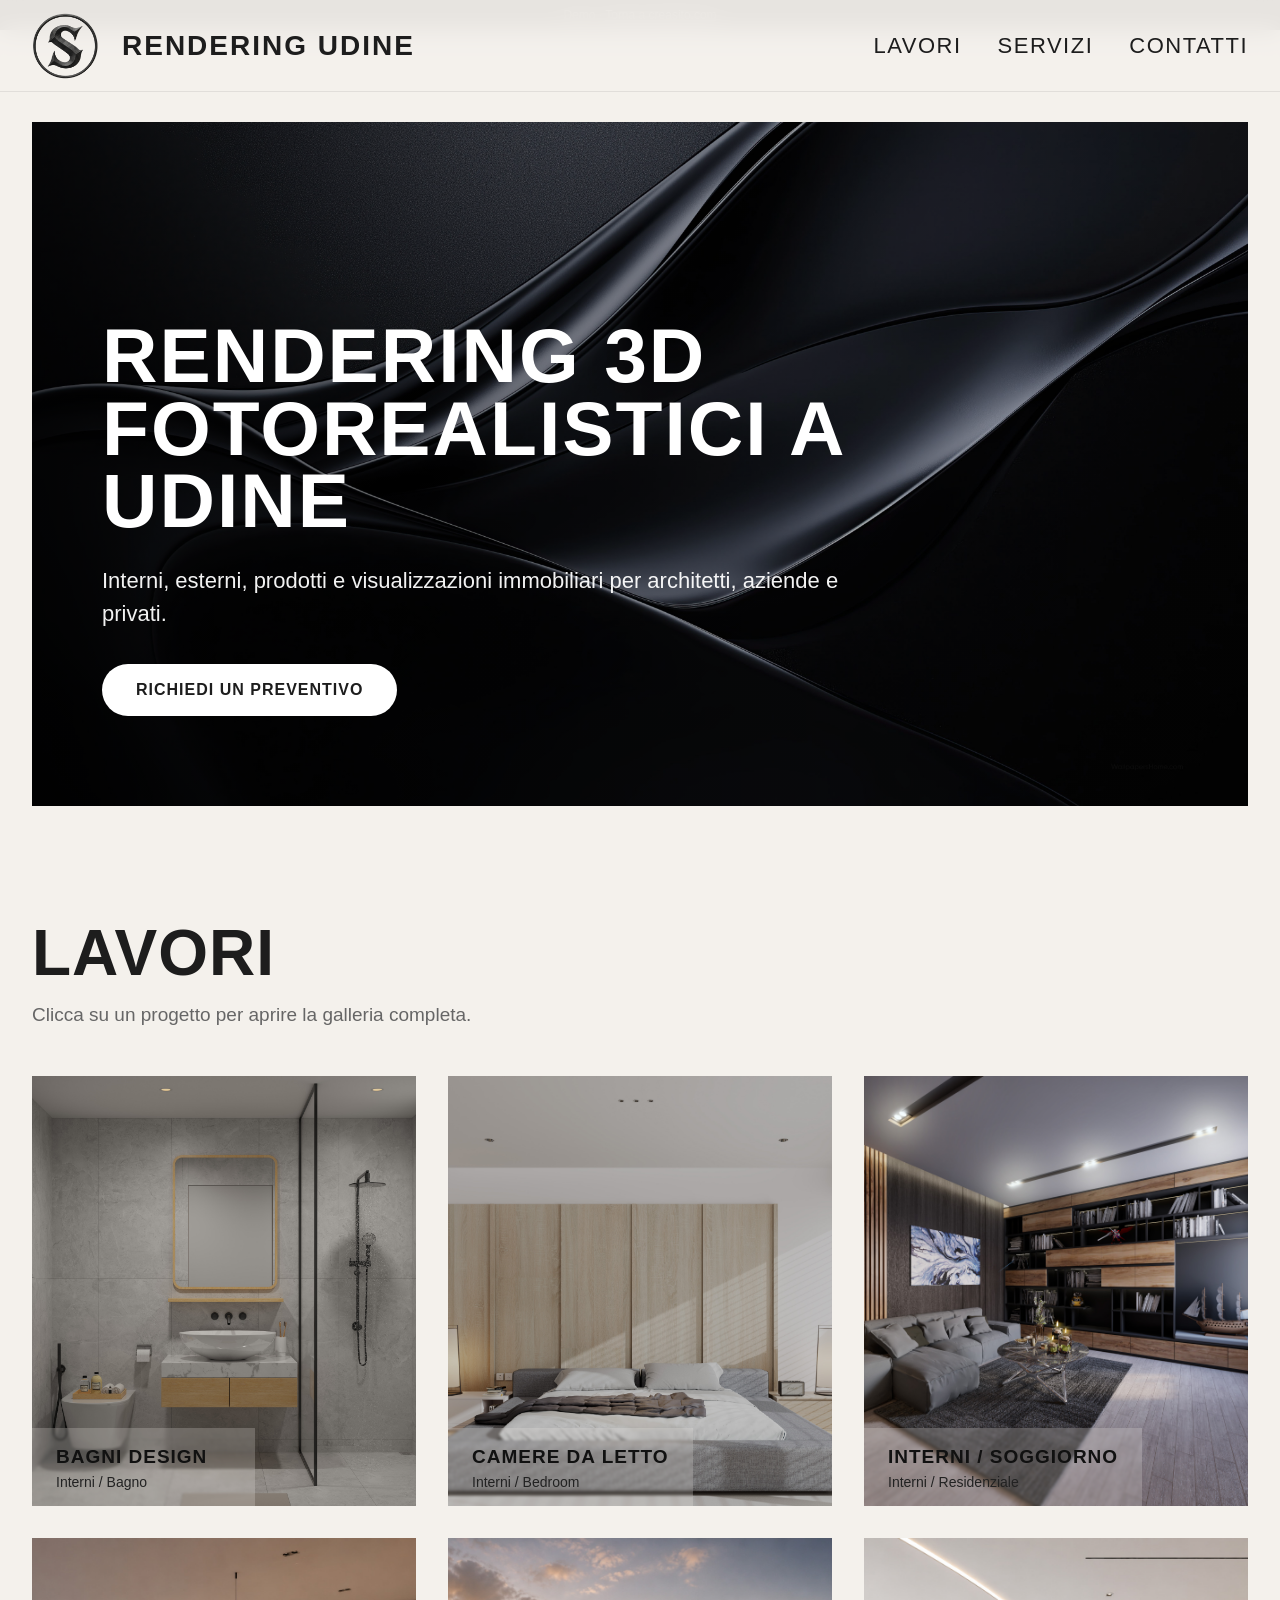
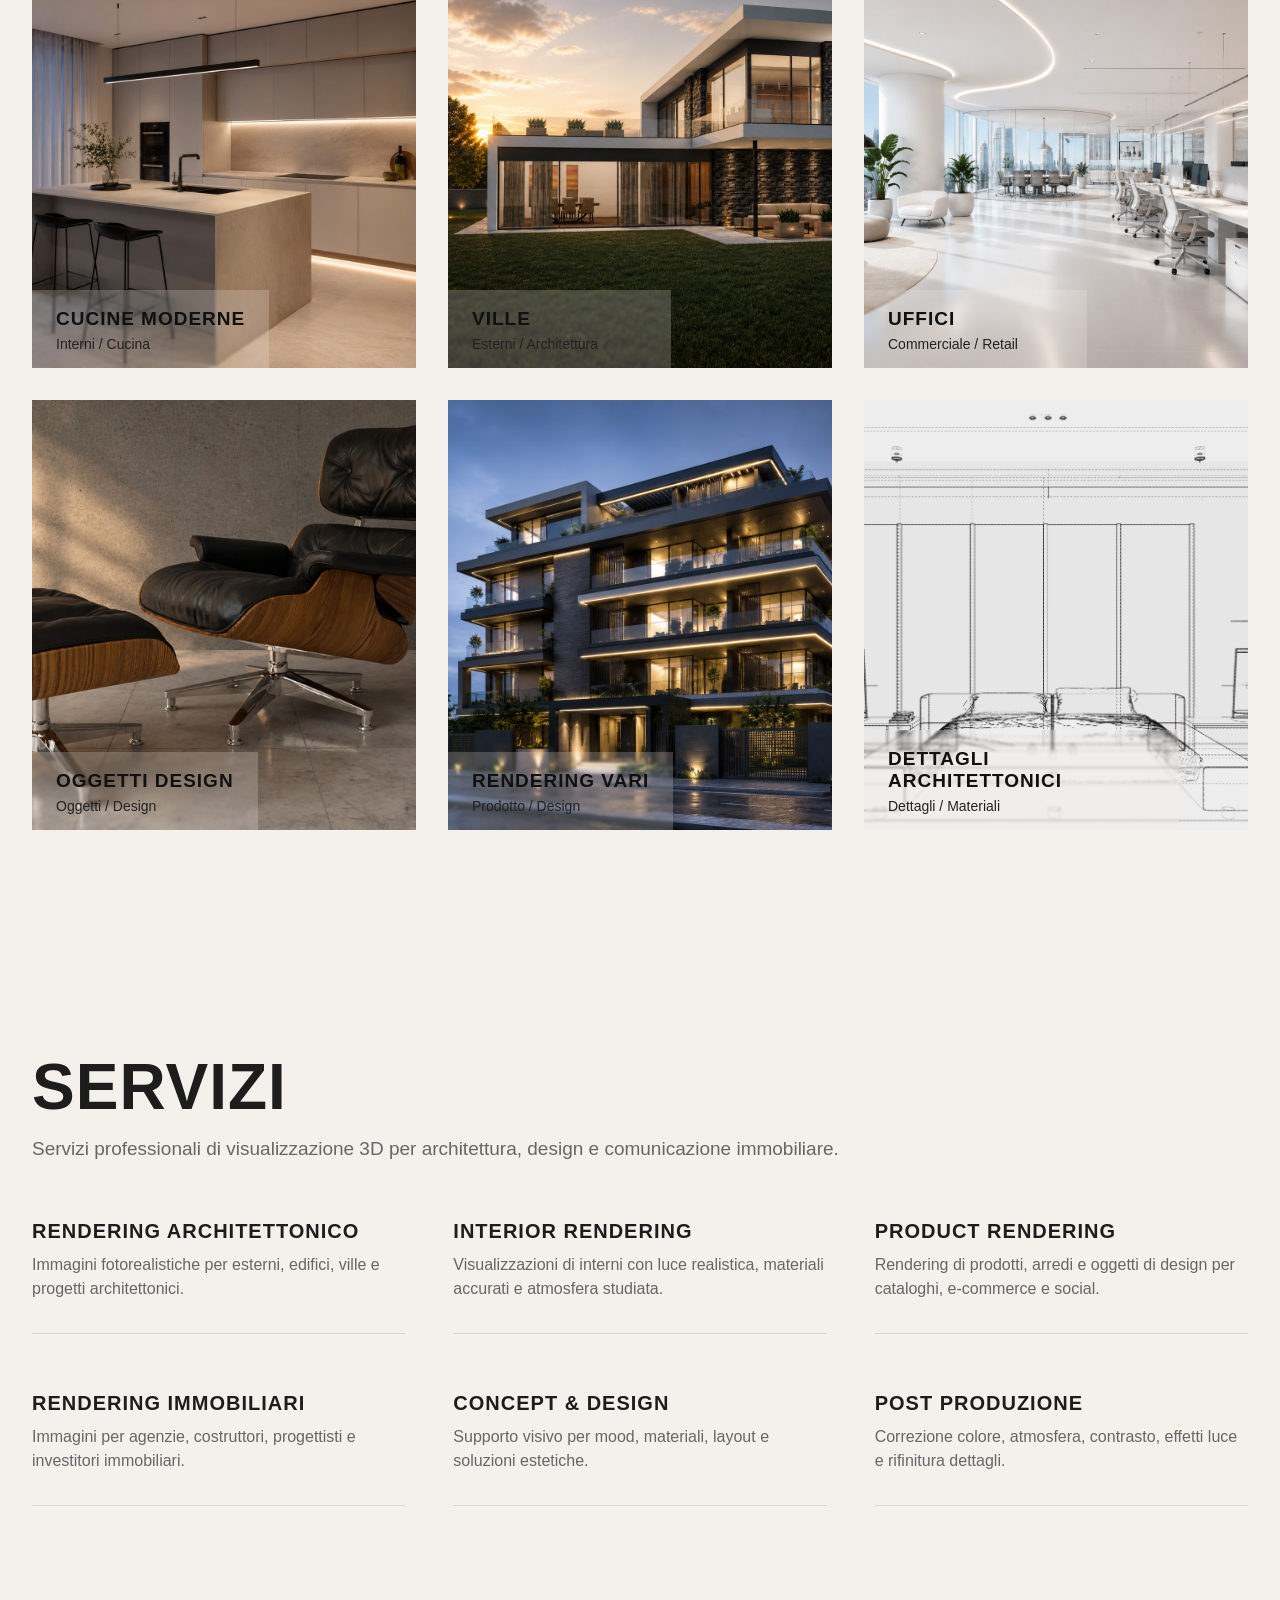
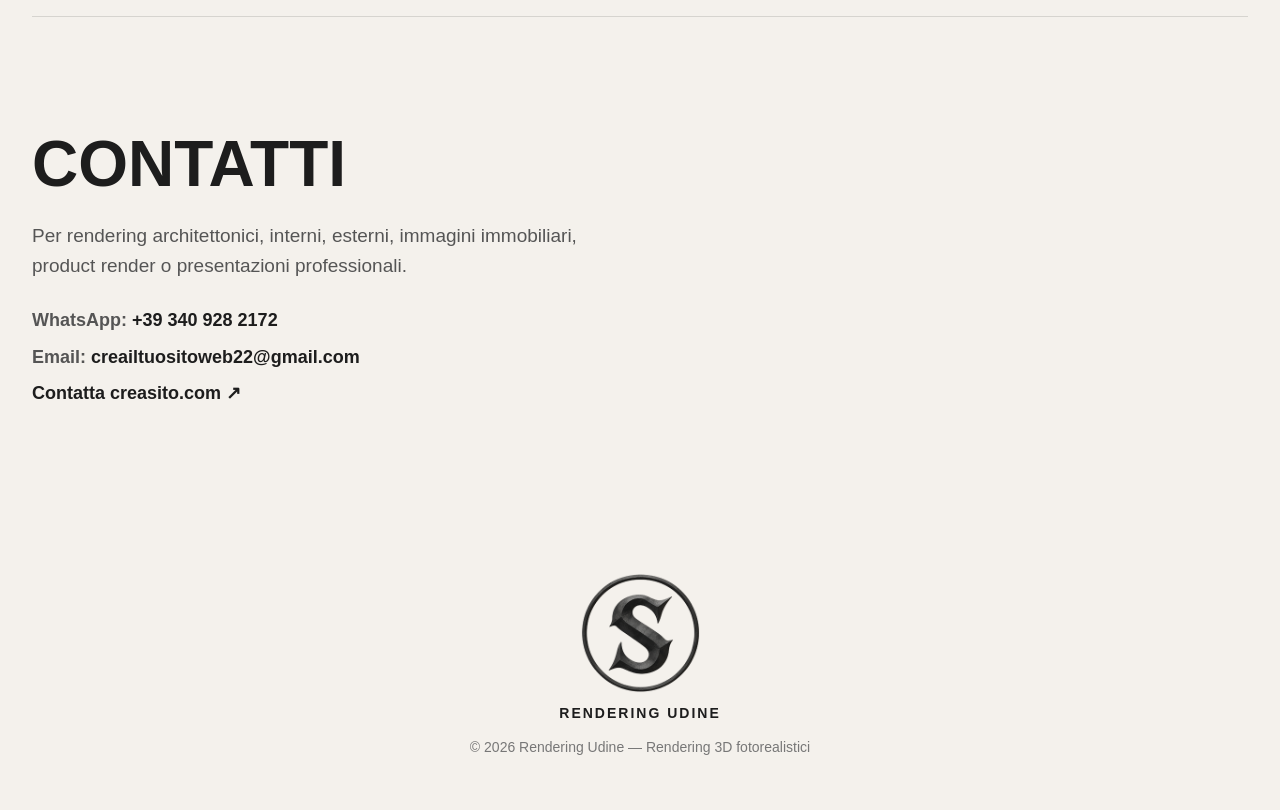
<file: demo/portfolio/index.html>
<!doctype html><html lang="it"><head><meta charset="utf-8"><meta name="viewport" content="width=device-width,initial-scale=1"><title>Rendering Udine · Demo</title><link rel="stylesheet" href="assets/style.css"><style>.demo-banner{text-align:center;background:#202020;color:white;padding:8px;font:12px Arial}.demo-banner a{color:white;text-decoration:underline}button.work{border:0;text-align:left;cursor:pointer;width:100%;font:inherit}dialog{margin:auto;border:0;max-width:90vw;padding:18px;background:white}dialog img{max-height:70vh;max-width:80vw;object-fit:contain;display:block}dialog button{padding:10px;margin-top:8px}</style></head><body><div class="demo-banner">Demo · <a href="../../index.html#esempi">Torna a creasito.com</a></div><header><div class="navbar"><div class="logo-area"><img src="assets/logo.png" alt="Logo Rendering Udine" style="--w:66px;--h:66px;--mw:40px;--mh:40px"><div class="logo-text">Rendering Udine</div></div><nav><a href="#lavori">Lavori</a><a href="#servizi">Servizi</a><a href="#contatti">Contatti</a></nav></div></header><section class="hero" style="--hero-h:60vh;--hero-mobile-h:60vh"><img src="assets/render-principale.jpg" alt="Rendering 3D fotorealistico principale" style="--w:100%;--h:100%"><div class="hero-content"><h1>Rendering 3D fotorealistici a Udine</h1><p>Interni, esterni, prodotti e visualizzazioni immobiliari per architetti, aziende e privati.</p><a class="hero-button" href="#contatti">Richiedi un preventivo</a></div></section><section id="lavori"><div class="section-title"><h2>Lavori</h2><p>Clicca su un progetto per aprire la galleria completa.</p></div><div class="gallery"><button class="work" data-image="assets/bagno-01.jpg" data-images="https://renderingudine.it/images/bagno-01.jpg|https://renderingudine.it/images/bagno-02.jpg|https://renderingudine.it/images/bagno-03.jpg|https://renderingudine.it/images/bagno-04.jpg|https://renderingudine.it/images/bagno-05.jpg|https://renderingudine.it/images/bagno-06.jpg|https://renderingudine.it/images/bagno-07.jpg" data-title="Bagni Design"><img src="assets/bagno-01.jpg" alt="Rendering Bagni Design" style="--w:100%;--h:360px;--mobile-h:300px"><div class="work-info"><h3>Bagni Design</h3><p>Interni / Bagno</p></div></button><button class="work" data-image="assets/camera-01.jpg" data-images="https://renderingudine.it/images/camera-01.jpg|https://renderingudine.it/images/camera-02.jpg|https://renderingudine.it/images/camera-03.jpg|https://renderingudine.it/images/camera-04.jpg|https://renderingudine.it/images/camera-05.jpg|https://renderingudine.it/images/camera-06.jpg" data-title="Camere da Letto"><img src="assets/camera-01.jpg" alt="Rendering Camere da Letto" style="--w:100%;--h:360px;--mobile-h:300px"><div class="work-info"><h3>Camere da Letto</h3><p>Interni / Bedroom</p></div></button><button class="work" data-image="assets/living-01.jpg" data-images="https://renderingudine.it/images/living-01.jpg|https://renderingudine.it/images/living-02.jpg|https://renderingudine.it/images/living-03.jpg" data-title="Interni / Soggiorno"><img src="assets/living-01.jpg" alt="Rendering Interni / Soggiorno" style="--w:100%;--h:360px;--mobile-h:300px"><div class="work-info"><h3>Interni / Soggiorno</h3><p>Interni / Residenziale</p></div></button><button class="work" data-image="assets/cucina-01.jpg" data-images="https://renderingudine.it/images/cucina-01.jpg|https://renderingudine.it/images/cucina-02.jpg|https://renderingudine.it/images/cucina-03.jpg|https://renderingudine.it/images/cucina-04.jpg" data-title="Cucine Moderne"><img src="assets/cucina-01.jpg" alt="Rendering Cucine Moderne" style="--w:100%;--h:360px;--mobile-h:300px"><div class="work-info"><h3>Cucine Moderne</h3><p>Interni / Cucina</p></div></button><button class="work" data-image="assets/villa-01.jpg" data-images="https://renderingudine.it/images/villa-01.jpg|https://renderingudine.it/images/villa-02.jpg|https://renderingudine.it/images/villa-03.jpg|https://renderingudine.it/images/villa-04.jpg" data-title="Ville"><img src="assets/villa-01.jpg" alt="Rendering Ville" style="--w:100%;--h:360px;--mobile-h:300px"><div class="work-info"><h3>Ville</h3><p>Esterni / Architettura</p></div></button><button class="work" data-image="assets/commerciale-01.jpg" data-images="https://renderingudine.it/images/commerciale-01.jpg|https://renderingudine.it/images/commerciale-02.jpg|https://renderingudine.it/images/commerciale-03.jpg|https://renderingudine.it/images/commerciale-04.jpg" data-title="Uffici"><img src="assets/commerciale-01.jpg" alt="Rendering Uffici" style="--w:100%;--h:360px;--mobile-h:300px"><div class="work-info"><h3>Uffici</h3><p>Commerciale / Retail</p></div></button><button class="work" data-image="assets/oggetto-01.jpg" data-images="https://renderingudine.it/images/oggetto-01.jpg|https://renderingudine.it/images/oggetto-02.jpg|https://renderingudine.it/images/oggetto-03.jpg|https://renderingudine.it/images/oggetto-04.jpg|https://renderingudine.it/images/oggetto-05.jpg" data-title="Oggetti Design"><img src="assets/oggetto-01.jpg" alt="Rendering Oggetti Design" style="--w:100%;--h:360px;--mobile-h:300px"><div class="work-info"><h3>Oggetti Design</h3><p>Oggetti / Design</p></div></button><button class="work" data-image="assets/prodotto-01.jpg" data-images="https://renderingudine.it/images/prodotto-01.jpg|https://renderingudine.it/images/prodotto-02.jpg|https://renderingudine.it/images/prodotto-03.jpg|https://renderingudine.it/images/prodotto-04.jpg" data-title="Rendering Vari"><img src="assets/prodotto-01.jpg" alt="Rendering Rendering Vari" style="--w:100%;--h:360px;--mobile-h:300px"><div class="work-info"><h3>Rendering Vari</h3><p>Prodotto / Design</p></div></button><button class="work" data-image="assets/dettaglio-01.jpg" data-images="https://renderingudine.it/images/dettaglio-01.jpg|https://renderingudine.it/images/dettaglio-02.jpg|https://renderingudine.it/images/dettaglio-03.jpg|https://renderingudine.it/images/dettaglio-04.jpg" data-title="Dettagli Architettonici"><img src="assets/dettaglio-01.jpg" alt="Rendering Dettagli Architettonici" style="--w:100%;--h:360px;--mobile-h:300px"><div class="work-info"><h3>Dettagli Architettonici</h3><p>Dettagli / Materiali</p></div></button></div></section><section id="servizi"><div class="section-title"><h2>Servizi</h2><p>Servizi professionali di visualizzazione 3D per architettura, design e comunicazione immobiliare.</p></div><div class="services"><div class="service"><h3>Rendering Architettonico</h3><p>Immagini fotorealistiche per esterni, edifici, ville e progetti architettonici.</p></div><div class="service"><h3>Interior Rendering</h3><p>Visualizzazioni di interni con luce realistica, materiali accurati e atmosfera studiata.</p></div><div class="service"><h3>Product Rendering</h3><p>Rendering di prodotti, arredi e oggetti di design per cataloghi, e-commerce e social.</p></div><div class="service"><h3>Rendering Immobiliari</h3><p>Immagini per agenzie, costruttori, progettisti e investitori immobiliari.</p></div><div class="service"><h3>Concept & Design</h3><p>Supporto visivo per mood, materiali, layout e soluzioni estetiche.</p></div><div class="service"><h3>Post Produzione</h3><p>Correzione colore, atmosfera, contrasto, effetti luce e rifinitura dettagli.</p></div></div></section><section id="contatti" class="contact"><div><h2>Contatti</h2><p>Per rendering architettonici, interni, esterni, immagini immobiliari, product render o presentazioni professionali.</p><div class="contact-details"><p><strong>WhatsApp:</strong> <a href="https://wa.me/393409282172">+39 340 928 2172</a></p><p><strong>Email:</strong> <a href="mailto:creailtuositoweb22@gmail.com">creailtuositoweb22@gmail.com</a></p><p><a href="../../index.html#contatti">Contatta creasito.com ↗</a></p></div></div></section><footer><div class="footer-logo"><img src="assets/logo.png" alt="Logo Rendering Udine" style="--w:120px;--h:120px"><strong>Rendering Udine</strong></div><p>© 2026 Rendering Udine — Rendering 3D fotorealistici</p></footer><dialog id="preview"><img alt=""><p></p><button type="button" id="prev-image">← Precedente</button> <button type="button" id="next-image">Successiva →</button> <button type="button" id="close-image">Chiudi</button></dialog><script>const d=document.querySelector('#preview');let list=[],index=0;function render(){d.querySelector('img').src=list[index];d.querySelector('[data-counter]')?.remove();let p=document.createElement('small');p.dataset.counter='';p.textContent=(index+1)+' / '+list.length;d.append(p)}document.querySelectorAll('[data-image]').forEach(b=>b.addEventListener('click',()=>{list=(b.dataset.images||b.dataset.image).split('|');list[0]=b.dataset.image;index=0;d.querySelector('img').alt=b.dataset.title;d.querySelector('p').textContent=b.dataset.title;render();d.showModal()}));document.querySelector('#prev-image').onclick=()=>{index=(index+list.length-1)%list.length;render()};document.querySelector('#next-image').onclick=()=>{index=(index+1)%list.length;render()};document.querySelector('#close-image').onclick=()=>d.close();</script></body></html>
</file>
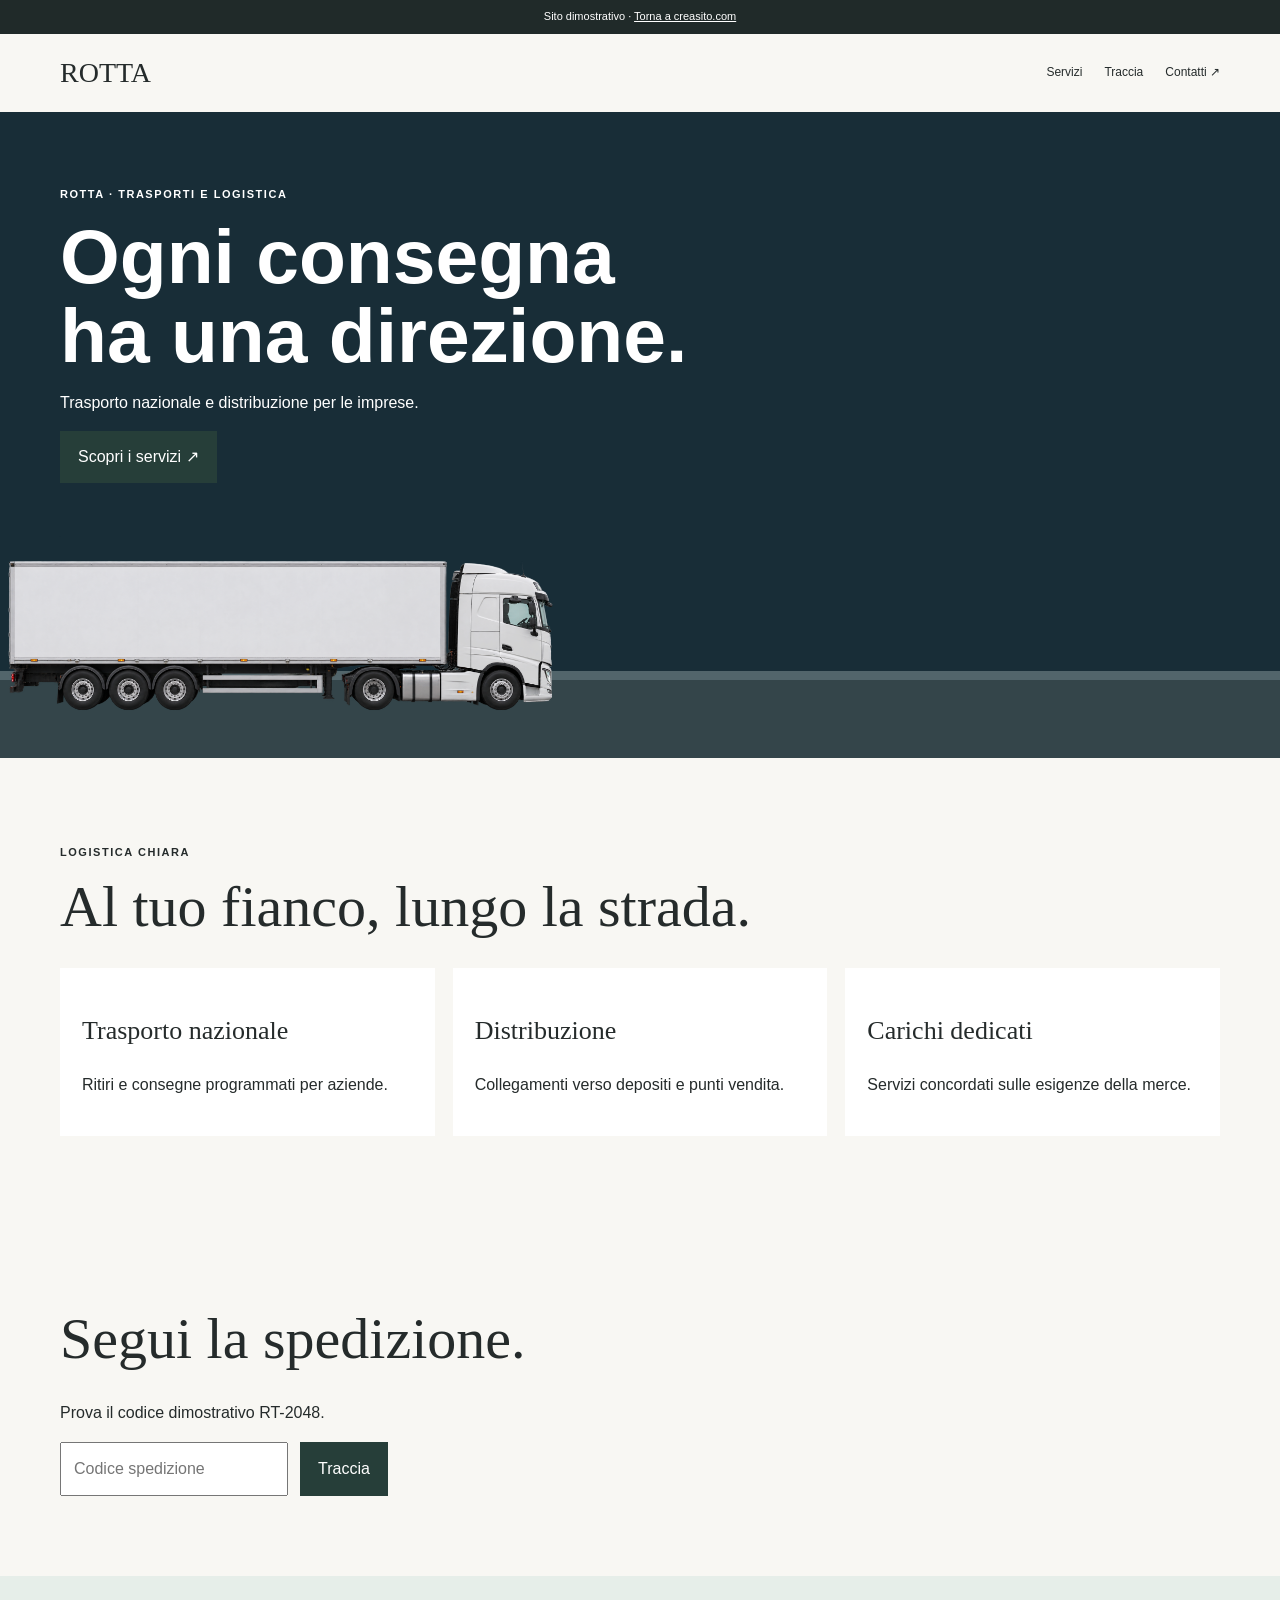
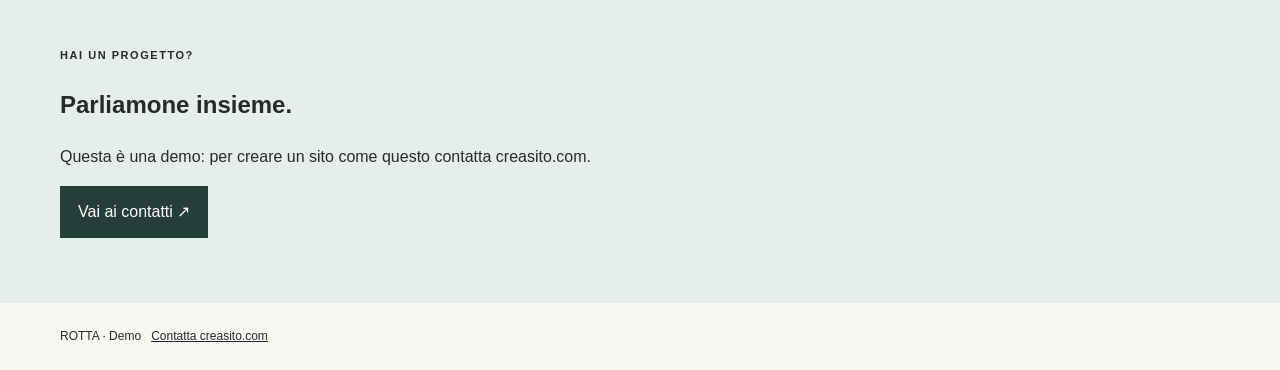
<file: demo/trasporti/index.html>
<!doctype html><html lang="it"><head><meta charset="utf-8"><meta name="viewport" content="width=device-width,initial-scale=1"><title>ROTTA · Demo</title><link rel="icon" href="../../immagini/favicon.svg"><link rel="stylesheet" href="../settori.css"><script defer src="../settori.js"></script></head><body><div class="note">Sito dimostrativo · <a href="../../index.html#esempi">Torna a creasito.com</a></div><header class="wrap nav"><a class="brand" href="#inizio">ROTTA</a><nav><a href="#servizi">Servizi</a><a href="#traccia">Traccia</a><a href="../../index.html#contatti">Contatti ↗</a></nav></header><main id="inizio"><section class="transport-hero"><div class="wrap"><span class="tag">ROTTA · TRASPORTI E LOGISTICA</span><h1>Ogni consegna<br>ha una direzione.</h1><p>Trasporto nazionale e distribuzione per le imprese.</p><a class="button" href="#servizi">Scopri i servizi ↗</a></div><div class="road" aria-label="Animazione di un camion in viaggio"><img class="truck" src="../../immagini/foto/camion.png" alt="Camion visto lateralmente"></div></section><section class="section wrap" id="servizi"><span class="tag">LOGISTICA CHIARA</span><h2>Al tuo fianco, lungo la strada.</h2><div class="grid"><article class="tile"><h3>Trasporto nazionale</h3><p>Ritiri e consegne programmati per aziende.</p></article><article class="tile"><h3>Distribuzione</h3><p>Collegamenti verso depositi e punti vendita.</p></article><article class="tile"><h3>Carichi dedicati</h3><p>Servizi concordati sulle esigenze della merce.</p></article></div></section><section class="section wrap" id="traccia"><h2>Segui la spedizione.</h2><p>Prova il codice dimostrativo RT-2048.</p><form class="tracking track"><input required placeholder="Codice spedizione" aria-label="Codice spedizione"><button>Traccia</button><p class="status" aria-live="polite"></p></form></section><section class="contact"><div class="wrap"><span class="tag">HAI UN PROGETTO?</span><h2>Parliamone insieme.</h2><p>Questa è una demo: per creare un sito come questo contatta creasito.com.</p><a class="button" href="../../index.html#contatti">Vai ai contatti ↗</a></div></section></main><footer class="wrap footer">ROTTA · Demo &nbsp; <a href="../../index.html#contatti">Contatta creasito.com</a></footer></body></html>
</file>
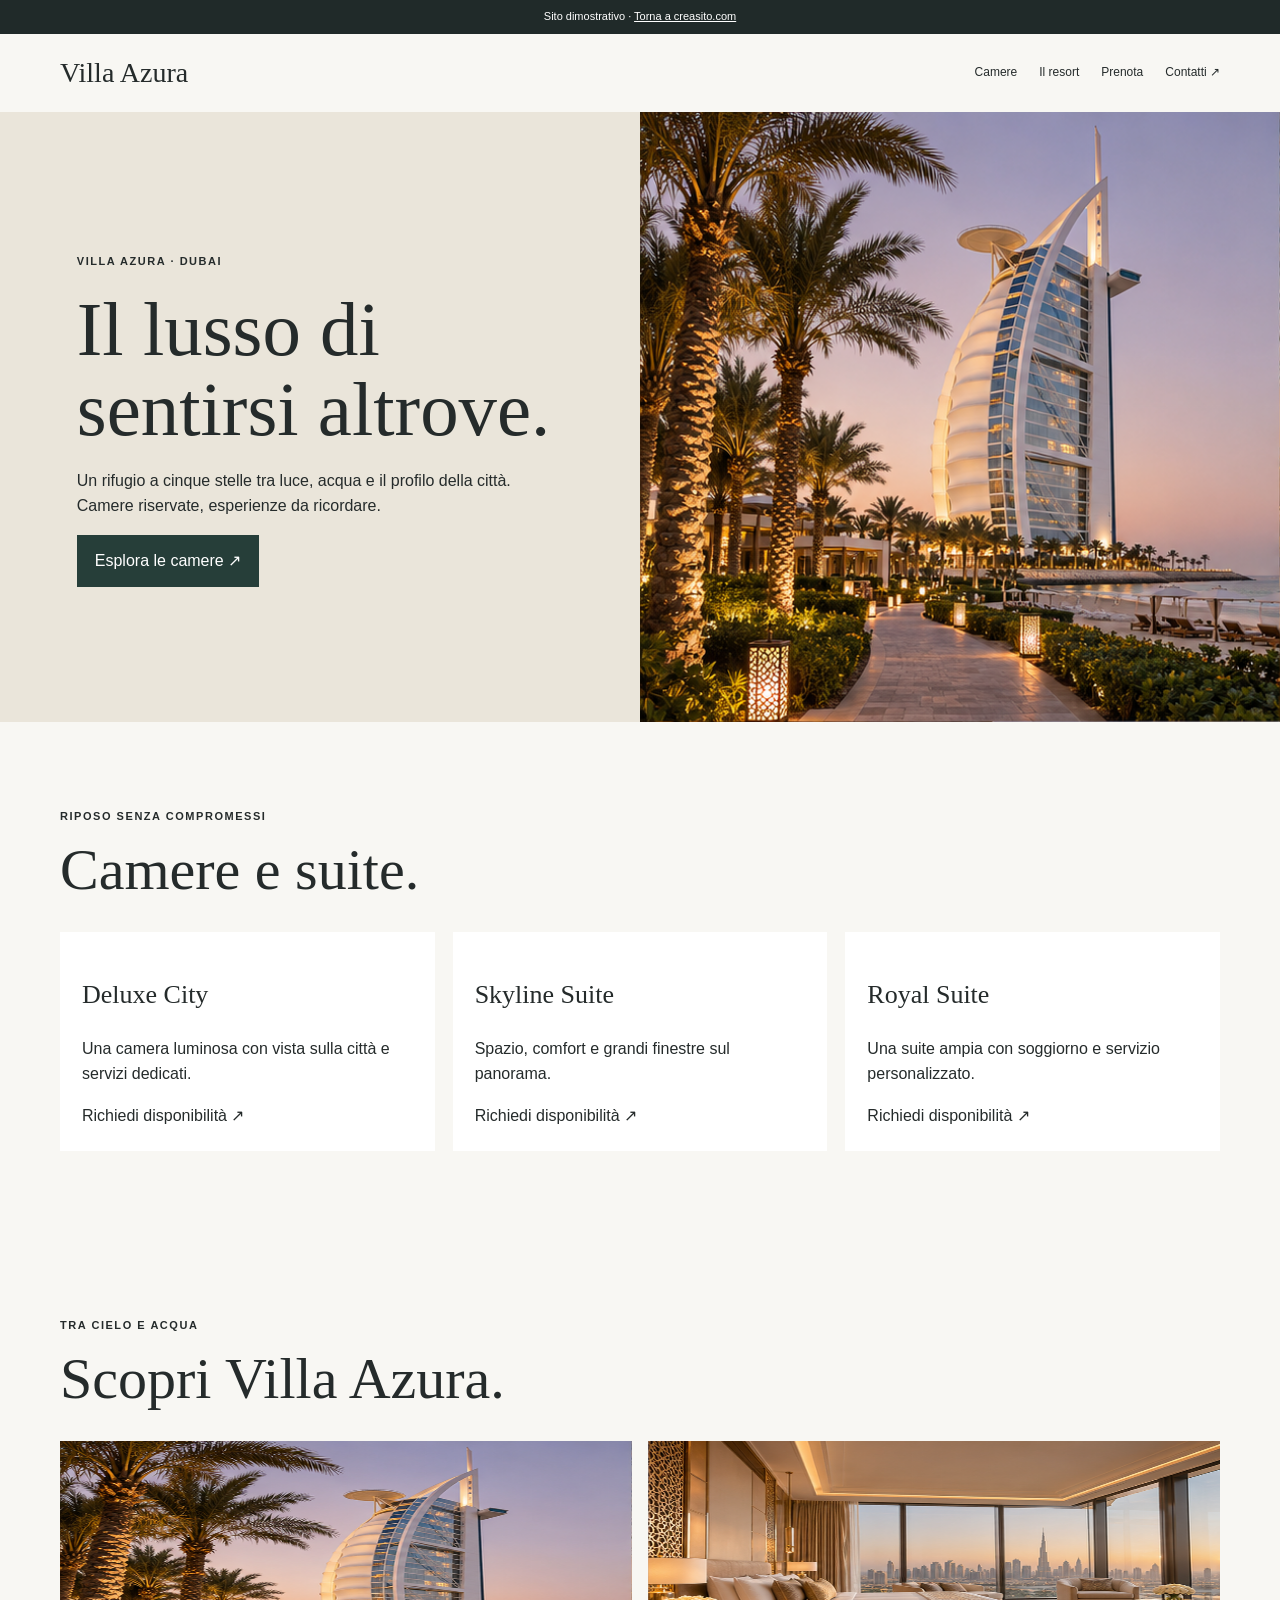
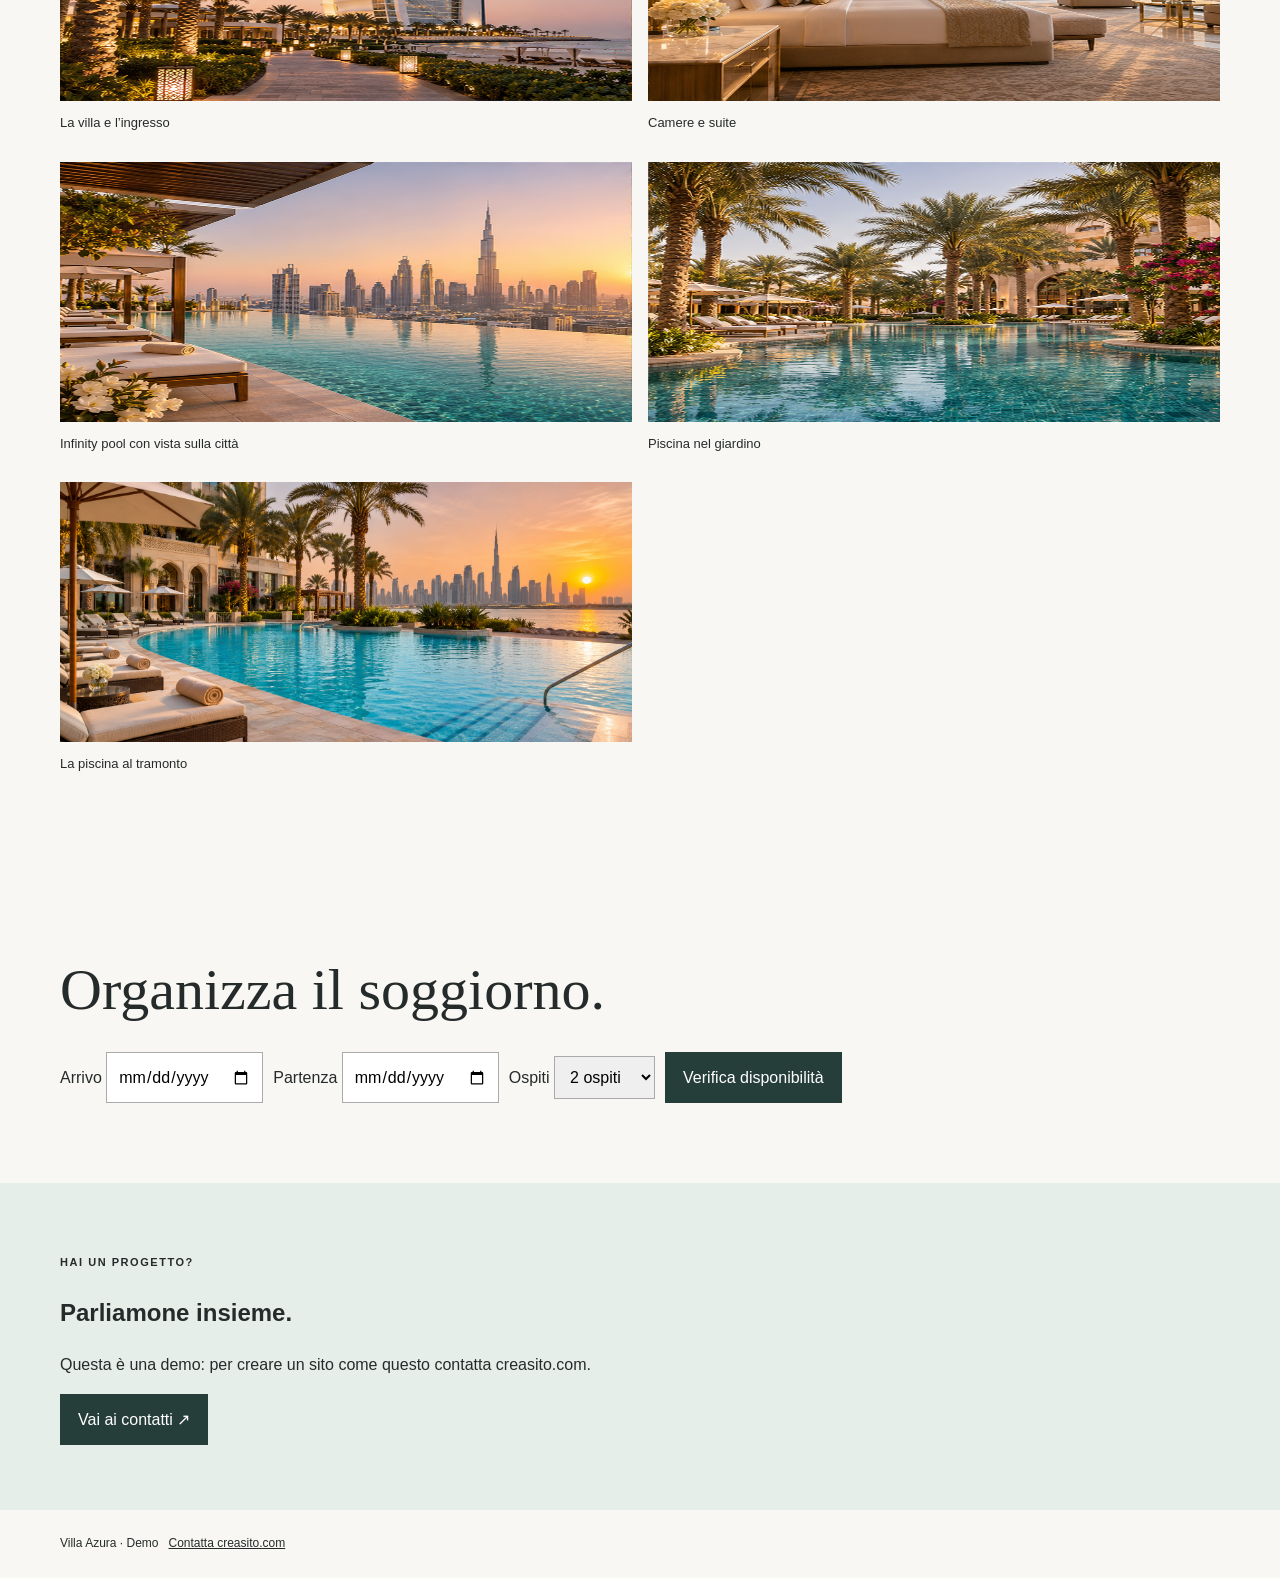
<file: demo/villa-azura/index.html>
<!doctype html><html lang="it"><head><meta charset="utf-8"><meta name="viewport" content="width=device-width,initial-scale=1"><title>Villa Azura · Demo</title><link rel="icon" href="../../immagini/favicon.svg"><link rel="stylesheet" href="../settori.css"><script defer src="../settori.js"></script></head><body><div class="note">Sito dimostrativo · <a href="../../index.html#esempi">Torna a creasito.com</a></div><header class="wrap nav"><a class="brand" href="#inizio">Villa Azura</a><nav><a href="#camere">Camere</a><a href="#resort">Il resort</a><a href="#disponibilita">Prenota</a><a href="../../index.html#contatti">Contatti ↗</a></nav></header><main id="inizio"><section class="hero"><div class="hero-copy"><span class="tag">VILLA AZURA · DUBAI</span><h1>Il lusso di sentirsi altrove.</h1><p>Un rifugio a cinque stelle tra luce, acqua e il profilo della città. Camere riservate, esperienze da ricordare.</p><a class="button" href="#camere">Esplora le camere ↗</a></div><div class="hero-image" style="background-image:url('../../immagini/foto/azura-luxury.png')"></div></section><section class="section wrap" id="camere"><span class="tag">RIPOSO SENZA COMPROMESSI</span><h2>Camere e suite.</h2><div class="grid"><article class="tile"><h3>Deluxe City</h3><p>Una camera luminosa con vista sulla città e servizi dedicati.</p><a href="#disponibilita">Richiedi disponibilità ↗</a></article><article class="tile"><h3>Skyline Suite</h3><p>Spazio, comfort e grandi finestre sul panorama.</p><a href="#disponibilita">Richiedi disponibilità ↗</a></article><article class="tile"><h3>Royal Suite</h3><p>Una suite ampia con soggiorno e servizio personalizzato.</p><a href="#disponibilita">Richiedi disponibilità ↗</a></article></div></section><section class="section wrap" id="resort"><span class="tag">TRA CIELO E ACQUA</span><h2>Scopri Villa Azura.</h2><div class="gallery"><figure><div class="photo" style="background-image:url('../../immagini/foto/azura-luxury.png');background-position:0% 0%"></div><figcaption>La villa e l’ingresso</figcaption></figure><figure><div class="photo" style="background-image:url('../../immagini/foto/azura-luxury.png');background-position:100% 0%"></div><figcaption>Camere e suite</figcaption></figure><figure><div class="photo" style="background-image:url('../../immagini/foto/azura-luxury.png');background-position:0% 100%"></div><figcaption>Infinity pool con vista sulla città</figcaption></figure><figure><div class="photo" style="background-image:url('../../immagini/foto/azura-luxury.png');background-position:100% 100%"></div><figcaption>Piscina nel giardino</figcaption></figure><figure><div class="photo" style="background-image:url('../../immagini/foto/azura-piscina.png');background-size:cover;background-position:center"></div><figcaption>La piscina al tramonto</figcaption></figure></div></section><section class="section wrap" id="disponibilita"><h2>Organizza il soggiorno.</h2><form class="demo-form controls"><label>Arrivo <input type="date" required></label><label>Partenza <input type="date" required></label><label>Ospiti <select><option>2 ospiti</option><option>1 ospite</option><option>3 ospiti</option></select></label><button>Verifica disponibilità</button><p class="status" aria-live="polite"></p></form></section><section class="contact"><div class="wrap"><span class="tag">HAI UN PROGETTO?</span><h2>Parliamone insieme.</h2><p>Questa è una demo: per creare un sito come questo contatta creasito.com.</p><a class="button" href="../../index.html#contatti">Vai ai contatti ↗</a></div></section></main><footer class="wrap footer">Villa Azura · Demo &nbsp; <a href="../../index.html#contatti">Contatta creasito.com</a></footer></body></html>
</file>
<file: css/style.css>
/* creasito.com — sito statico leggero, responsive, senza dipendenze */
:root{--ink:#212121;--muted:#6f6f6f;--line:#e6e6e6;--canvas:#f8f8f8;--white:#ffffff;--accent:#8b8b8b;--mint:#efefef;--radius:19px}*{box-sizing:border-box}html{scroll-behavior:smooth;scroll-padding-top:92px}body{margin:0;color:var(--ink);background:var(--canvas);font:16px/1.55 system-ui,-apple-system,BlinkMacSystemFont,"Segoe UI",sans-serif;-webkit-font-smoothing:antialiased}img{max-width:100%;display:block}button,input,textarea,select{font:inherit}button{cursor:pointer}a{color:inherit;text-decoration:none}button:focus-visible,a:focus-visible,input:focus-visible,textarea:focus-visible,select:focus-visible{outline:3px solid #8b8b8b;outline-offset:4px}.wrap{width:min(1140px,calc(100% - 64px));margin-inline:auto}.skip{position:absolute;left:12px;top:-80px;background:#ffffff;padding:12px;z-index:100}.skip:focus{top:12px}.header{position:relative;z-index:20;background:rgba(248,248,248,.97);border-bottom:1px solid #e8e8e8}.header-inner{display:flex;align-items:center;justify-content:space-between;min-height:88px}.logo{display:flex;align-items:center;gap:9px;font-size:31px;font-weight:850;letter-spacing:-2px;line-height:1;color:var(--ink)}.logo-mark{background:var(--accent);color:#ffffff;width:34px;height:34px;display:grid;place-items:center;border-radius:11px;font-size:23px;font-weight:400;letter-spacing:0}.logo-dot,.period{color:var(--accent)}.nav{display:flex;align-items:center;gap:39px;font-size:14px;font-weight:700}.nav>a:not(.nav-contact):hover{color:#8b8b8b}.nav-contact{border:1px solid var(--ink);border-radius:8px;padding:11px 17px;display:flex;gap:18px;align-items:center;transition:background .2s,color .2s}.nav-contact:hover{background:var(--ink);color:#ffffff}.menu-toggle{display:none;background:none;border:0;width:44px;height:44px;align-items:center;justify-content:center;flex-direction:column;gap:7px}.menu-toggle span{width:25px;height:2px;background:var(--ink);display:block;transition:transform .2s}.hero{overflow:hidden;padding:83px 0 78px}.hero-layout{display:grid;grid-template-columns:1fr 1.02fr;align-items:center;gap:28px}.hero-copy{position:relative;z-index:2}.overline,.section-label{font-size:12px;letter-spacing:1.5px;font-weight:800;color:#4b4b4b}.overline{display:inline-flex;gap:10px;align-items:center}.status-dot{width:8px;height:8px;background:#a4a4a4;border-radius:50%;box-shadow:0 0 0 4px #efefef}h1,h2,h3,p{margin-top:0}.hero h1{font-weight:850;font-size:clamp(43px,5.2vw,74px);line-height:1.09;letter-spacing:-3.8px;margin:26px 0 24px}.hero h1 span:not(.period){color:#737373}.hero-copy>p{color:#6b6b6b;font-size:18px;max-width:490px;line-height:1.7;margin-bottom:30px}.hero-copy>p strong{color:var(--ink)}.hero-buttons{display:flex;align-items:center;gap:24px;flex-wrap:wrap}.btn{display:inline-flex;align-items:center;justify-content:space-between;gap:26px;padding:14px 21px;border-radius:9px;font-weight:750;font-size:14px;transition:transform .2s,background .2s,border-color .2s;border:1px solid transparent;white-space:nowrap}.btn:hover{transform:translateY(-2px)}.btn-dark{background:#202020;color:#ffffff}.btn-dark:hover{background:#383838}.btn-link{padding-inline:0;color:var(--ink)}.hero-points{display:flex;flex-wrap:wrap;gap:8px 17px;color:#696969;font-size:12px;margin-top:36px}.hero-points span{display:inline-flex;gap:6px;align-items:center}.hero-points svg{width:16px;height:16px;stroke:#828282;fill:none;stroke-width:2.5;stroke-linecap:round;stroke-linejoin:round}.hero-points strong{color:#262626}.hero-visual{position:relative;height:470px;isolation:isolate;display:flex;align-items:center;justify-content:center}.visual-orbit{position:absolute;width:510px;height:420px;max-width:100%;border-radius:45% 48% 44% 52%;background:linear-gradient(135deg,#ededed 10%,#e9e9e9 64%,#ededed 100%);transform:rotate(-10deg);top:22px;right:8px;z-index:-1}.mockup{position:absolute;overflow:hidden;background:#ffffff;border:6px solid #ffffff;border-radius:13px;box-shadow:0 20px 50px rgba(28,28,28,.18);width:69%}.mockup img{width:100%;height:auto;aspect-ratio:1.52;object-fit:cover;object-position:center top}.mock-bar{height:30px;background:#ffffff;display:flex;align-items:center;justify-content:space-between;gap:6px;padding:0 11px;color:#a0a0a0;font-size:9px;text-transform:uppercase;letter-spacing:.8px}.traffic{display:flex;gap:4px}.traffic i{width:6px;height:6px;border-radius:50%;background:#dedede}.traffic i:first-child{background:#c4c4c4}.traffic i:nth-child(2){background:#dddddd}.mockup-back{right:0;top:32px;transform:rotate(6deg)}.mockup-front{left:7px;bottom:27px;transform:rotate(-8deg);z-index:2}.visual-price{position:absolute;z-index:3;right:2%;bottom:0;background:var(--ink);color:#ffffff;padding:18px 20px;border-radius:14px;box-shadow:0 14px 28px #00000022;transform:rotate(5deg);display:flex;flex-direction:column;line-height:1.25}.visual-price span,.visual-price small{color:#d8d8d8;font-size:11px}.visual-price strong{font-size:27px;letter-spacing:-1.2px;padding:3px 0}.visual-spark{position:absolute;top:8px;left:23px;font-size:49px;color:var(--accent)}.section{padding:78px 0}.examples{background:#ffffff;border-top:1px solid var(--line)}.section-heading{display:flex;align-items:end;justify-content:space-between;gap:28px;margin-bottom:33px}.section-heading h2{font-size:clamp(30px,3.5vw,47px);letter-spacing:-2.2px;line-height:1.15;margin:10px 0 0;font-weight:850}.section-heading>p{max-width:345px;color:var(--muted);font-size:15px;margin:0;line-height:1.65}.example-grid{display:grid;grid-template-columns:repeat(3,minmax(0,1fr));column-gap:19px;row-gap:28px}.example-card{min-width:0}.preview-button{position:relative;display:block;width:100%;padding:0;border:0;background:#ebebeb;border-radius:13px;overflow:hidden;box-shadow:inset 0 0 0 1px #00000011}.preview-button img{width:100%;height:auto;aspect-ratio:1.55;object-fit:cover;transition:transform .4s ease}.preview-button:hover img,.preview-button:focus-visible img{transform:scale(1.045)}.preview-hover{position:absolute;left:14px;bottom:13px;background:#ffffff;color:#222222;font-size:12px;border-radius:7px;padding:9px 12px;font-weight:750;opacity:0;transform:translateY(5px);transition:opacity .2s,transform .2s}.preview-button:hover .preview-hover,.preview-button:focus-visible .preview-hover{opacity:1;transform:translateY(0)}.example-meta{display:flex;justify-content:space-between;align-items:center;padding:14px 2px 0}.example-meta span:not(.example-arrow){font-size:10px;font-weight:800;color:#919191;letter-spacing:.9px}.example-meta h3{font-size:17px;letter-spacing:-.4px;margin:3px 0 0;font-weight:800}.example-arrow{color:#8d8d8d;font-size:22px}.disclosure{font-size:12px;color:#8b8b8b;margin:25px 0 0;max-width:710px}.simple-banner{background:#323232;color:#ffffff}.simple-banner-inner{padding-block:33px;display:grid;grid-template-columns:45px 1fr auto;align-items:center;gap:24px}.banner-icon{width:43px;height:43px;border-radius:13px;background:#e6e6e6;color:#3b3b3b;font-size:26px;display:grid;place-items:center}.simple-banner h2{font-size:22px;letter-spacing:-.6px;margin:0 0 5px}.simple-banner p{font-size:14px;color:#e1e1e1;line-height:1.6;max-width:690px;margin:0}.simple-banner p strong{color:#ffffff}.btn-white{background:#ffffff;color:#323232;border:0}.pricing{background:var(--canvas)}.price-grid{display:grid;grid-template-columns:repeat(3,minmax(0,1fr));gap:17px}.price-card{position:relative;padding:26px 26px 24px;border:1px solid #e5e5e5;background:#ffffff;border-radius:17px;display:flex;flex-direction:column;min-width:0}.price-card.featured{border:2px solid #454545;box-shadow:0 12px 28px #223c2710;padding:25px}.popular{position:absolute;top:-13px;right:19px;border-radius:20px;background:#454545;color:#ffffff;padding:6px 11px;font-size:10px;font-weight:800;letter-spacing:.5px}.price-title{font-size:11px;font-weight:800;color:#7b7b7b;text-transform:uppercase;letter-spacing:1px}.price-card h3{font-size:22px;letter-spacing:-.8px;margin:7px 0 17px}.price-line{display:flex;align-items:baseline;gap:8px;line-height:1.15;margin-bottom:13px}.price-line small{color:#7e7e7e;font-size:14px}.price-line strong{font-size:38px;letter-spacing:-2px}.price-card>p{color:#777777;min-height:47px;font-size:14px;line-height:1.6;margin-bottom:20px}.price-card ul{list-style:none;margin:0 0 25px;padding:0}.price-card li{position:relative;padding:9px 0 9px 24px;font-size:13px;border-bottom:1px solid #efefef}.price-card li::before{content:"✓";position:absolute;left:2px;color:#939393;font-weight:800}.price-link{margin-top:auto;border:1px solid #dddddd;border-radius:8px;padding:12px 13px;display:flex;align-items:center;justify-content:space-between;font-size:13px;font-weight:800}.price-link:hover{border-color:var(--ink);background:#f7f7f7}.price-card.featured .price-link{background:#323232;color:#ffffff;border-color:#323232}.price-card.featured .price-link:hover{background:#464646}.price-note{font-size:12px;line-height:1.6;color:#898989;margin:19px 0 0}.contact{background:#f1f1f1;padding:72px 0 76px}.contact-grid{display:grid;grid-template-columns:.9fr 1.1fr;gap:80px;align-items:center}.contact-copy h2{font-size:clamp(42px,5vw,65px);font-weight:850;letter-spacing:-3px;line-height:1.1;margin:15px 0 20px}.contact-copy h2 span{color:var(--accent)}.contact-copy>p{color:#707070;font-size:17px;line-height:1.7;max-width:420px}.contact-benefits{display:flex;gap:18px;flex-wrap:wrap;color:#5d5d5d;font-size:13px;font-weight:750;margin-top:24px}.contact-card{padding:31px;border-radius:18px;background:#ffffff;box-shadow:0 12px 26px #1537200a}.contact-card h3{font-size:22px;letter-spacing:-.8px;margin:0 0 22px}.contact-card form{display:flex;flex-direction:column;gap:15px}.field-row{display:grid;grid-template-columns:1fr 1fr;gap:13px}.contact-card label{display:flex;flex-direction:column;gap:7px;font-size:12px;font-weight:800}.contact-card label>span{color:var(--accent)}input,select,textarea{width:100%;background:#f8f8f8;border:1px solid #e9e9e9;padding:12px 13px;border-radius:8px;color:var(--ink);font-size:14px;outline:none}input:focus,select:focus,textarea:focus{border-color:#6a6a6a}textarea{resize:vertical;min-height:104px}.form-button{align-self:stretch;justify-content:center}.form-status{font-size:13px;margin:0;color:#545454;min-height:0}.form-status:empty{display:none}.form-status.error{color:#505050}.form-help{margin:0;font-size:11px;line-height:1.55;color:#929292}.footer{background:#ffffff;border-top:1px solid #ececec}.footer-inner{display:flex;align-items:center;justify-content:space-between;padding:27px 0;gap:20px}.footer .logo{font-size:25px}.footer .logo-mark{height:28px;width:28px;font-size:19px;border-radius:9px}.footer p,.footer-inner>span{font-size:12px;color:#919191;margin:0}.preview-dialog{max-width:min(950px,calc(100vw - 24px));width:950px;border:0;padding:0;border-radius:16px;background:#ffffff;color:var(--ink);box-shadow:0 30px 100px #00000055}.preview-dialog::backdrop{background:#0c1717c9;backdrop-filter:blur(3px)}.dialog-head{display:flex;align-items:center;justify-content:space-between;padding:13px 18px;border-bottom:1px solid #eeeeee}.dialog-head button{border:0;background:#f3f3f3;width:36px;height:36px;border-radius:9px}.preview-dialog img{width:100%;height:auto}.preview-dialog p{font-size:12px;color:#8d8d8d;padding:6px 18px 17px;margin:0}
@media(max-width:1050px){.hero h1{font-size:clamp(43px,5vw,60px)}.hero-visual{height:420px}.contact-grid{gap:35px}.simple-banner-inner{grid-template-columns:45px 1fr}.simple-banner-inner>.btn{grid-column:2;justify-self:start}.mockup-back{top:45px}}
@media(max-width:760px){.wrap{width:min(100% - 36px,550px)}.header-inner{min-height:69px}.logo{font-size:27px}.logo-mark{width:31px;height:31px;font-size:21px}.menu-toggle{display:flex}.nav{display:none;position:absolute;top:calc(100% + 1px);left:0;right:0;background:#ffffff;padding:20px 18px 24px;box-shadow:0 14px 18px #00000011;flex-direction:column;align-items:stretch;gap:15px}.nav.open{display:flex}.nav a{padding:8px}.nav .nav-contact{justify-content:space-between;padding:12px 15px}.menu-toggle[aria-expanded=true] span:first-child{transform:translateY(4.5px) rotate(45deg)}.menu-toggle[aria-expanded=true] span:last-child{transform:translateY(-4.5px) rotate(-45deg)}.hero{padding:48px 0 55px}.hero-layout{grid-template-columns:1fr;gap:15px}.hero h1{font-size:clamp(40px,8.4vw,62px);letter-spacing:-2.6px;margin:18px 0}.hero-copy>p{font-size:16px}.hero-visual{height:340px;width:min(100%,480px);justify-self:center}.visual-orbit{height:300px;top:12px}.visual-spark{top:-4px;font-size:38px}.mockup{border-width:5px}.mockup-back{top:15px;right:1px}.mockup-front{bottom:27px;left:4px}.visual-price{bottom:4px;right:4%;padding:13px 15px}.visual-price strong{font-size:23px}.hero-points{margin-top:27px}.section{padding:55px 0}.section-heading{display:block;margin-bottom:27px}.section-heading>p{margin-top:12px}.section-heading h2{font-size:34px;letter-spacing:-1.4px}.example-grid{grid-template-columns:repeat(2,minmax(0,1fr));column-gap:13px;row-gap:20px}.example-meta h3{font-size:15px}.example-meta span:not(.example-arrow){font-size:9px}.simple-banner-inner{display:grid;grid-template-columns:38px 1fr;gap:11px 16px;padding-block:29px}.banner-icon{width:38px;height:38px}.simple-banner h2{font-size:20px}.simple-banner p{font-size:13px}.simple-banner-inner>.btn{margin-top:7px}.price-grid{grid-template-columns:1fr;gap:14px}.price-card{padding:23px}.price-card>p{min-height:0}.price-card li{padding-block:8px}.contact{padding:53px 0}.contact-grid{grid-template-columns:1fr;gap:28px}.contact-copy h2{font-size:47px;letter-spacing:-2px}.contact-copy>p{font-size:15px}.footer-inner{flex-wrap:wrap}.footer p{display:none}}
@media(max-width:420px){.hero-buttons{gap:12px}.hero-visual{height:285px}.hero-points{gap:5px 12px}.visual-price{bottom:-5px}.mock-bar{height:23px}.example-grid{grid-template-columns:1fr}.example-meta h3{font-size:17px}.field-row{grid-template-columns:1fr}.contact-card{padding:21px}.contact-copy h2{font-size:42px}.simple-banner-inner>.btn{grid-column:1/-1}}
@media(prefers-reduced-motion:reduce){html{scroll-behavior:auto}*,*::before,*::after{transition-duration:.01ms!important;animation-duration:.01ms!important}}

/* Identita monocromatica creasito.com */

.demo-open{display:inline-block;margin:10px 0;font-size:12px;font-weight:700;text-decoration:underline;text-underline-offset:4px}
:root{--bg:#e5e5e7;--bg-2:#ededee;--paper:#f7f7f8;--paper-alt:#ededee;--ink:#242426;--lime:#b7b8bb}.section-dark{background:#e2e2e4;color:#222}.site-header{background:rgba(246,246,247,.92);border-color:#d1d1d3}.site-header .brand,.site-header .main-nav>a{color:#262628}.hero-copy>p{color:#525255}.hero h1 .white-dim{color:#6d6d70}.button-lime,.ticker,.floating-stamp{background:#b9babe;color:#202022}.contact-section{background:#d1d1d3;color:#232325}.contact-left>p{color:#535356}.footer{background:#555559;color:#fff}


/* Palette essenziale: grigi chiari, celeste appena accennato, immagini a colori. */
html{filter:none!important}
body{background:#fbfcfd;color:#25282a}
h1,h2,h3,.hero h1,.section-heading h2,.price-card h3,.contact h2{color:#25282a!important}
.hero h1 span,.hero h1 .period,.period,.section-label,.overline,.logo-dot{color:#25282a!important}
.hero{background:#f0f6f8}
.examples{background:#f8fbfc}
.pricing{background:#f1f7f9}
.contact{background:#eaf3f6}
.example-card img,.hero-visual img,.preview-dialog img{filter:none!important}
.btn-dark{background:#30383b;color:#fff}
.demo-open{display:inline-block;margin-top:9px;font-size:11px;font-weight:750;text-decoration:underline;text-underline-offset:4px}
@media(max-width:760px){.example-grid{grid-template-columns:repeat(2,minmax(0,1fr))}}
@media(max-width:540px){.example-grid{grid-template-columns:1fr}}

.quick-contact{display:flex;flex-wrap:wrap;gap:12px;margin:24px 0}.contact-link{display:inline-flex;align-items:center;gap:10px;min-height:58px;padding:10px 14px;border:1px solid currentColor;border-radius:6px;font-size:11px;line-height:1.35;text-decoration:none}.contact-link strong{font-size:13px;overflow-wrap:anywhere}.contact-link svg{width:26px;height:26px;flex:none}.contact-link:hover{opacity:.75}.demo-contact-intro{font-size:13px;line-height:1.6}.hero-photo-real{position:absolute;inset:0;width:100%;height:100%;object-fit:cover;z-index:0}.hero:before{z-index:1;background:linear-gradient(90deg,rgba(10,15,12,.8),rgba(10,15,12,.12))!important}.hero>.wrap{position:relative;z-index:2}.demo-gallery{display:grid;grid-template-columns:1fr 1fr;gap:18px;margin-top:30px}.demo-gallery img{width:100%;height:340px;object-fit:cover;border-radius:4px}body[data-site=villa-azura] .hero-photo-real,body[data-site=noma-skincare] .hero-photo-real{left:50%;width:50%}body[data-site=villa-azura] .hero:before,body[data-site=noma-skincare] .hero:before{left:0;background:transparent!important}@media(max-width:720px){.demo-gallery{grid-template-columns:1fr}.demo-gallery img{height:250px}body[data-site=villa-azura] .hero-photo-real,body[data-site=noma-skincare] .hero-photo-real{left:0;width:100%}body[data-site=villa-azura] .hero:before,body[data-site=noma-skincare] .hero:before{background:linear-gradient(90deg,rgba(10,15,12,.8),rgba(10,15,12,.25))!important}}
</file>
<file: demo/settori.css>
*{box-sizing:border-box}html{scroll-behavior:smooth}body{margin:0;font:16px/1.6 Arial,sans-serif;color:#252b2b;background:#f8f7f3}a{color:inherit;text-decoration:none}button,input,select{font:inherit}.note{padding:8px;text-align:center;background:#202a29;color:white;font-size:11px}.note a{text-decoration:underline}.wrap{width:min(1160px,calc(100% - 40px));margin:auto}.nav{display:flex;align-items:center;justify-content:space-between;gap:20px;min-height:78px}.brand{font:28px Georgia,serif}.nav nav{display:flex;gap:22px;font-size:12px}.hero{display:grid;grid-template-columns:1fr 1fr;min-height:610px;background:#eae5da}.hero-copy{padding:clamp(30px,6vw,85px);align-self:center}.tag{font-size:11px;letter-spacing:.14em;font-weight:700;text-transform:uppercase}.hero h1{font:400 clamp(48px,6vw,80px)/1.04 Georgia,serif;margin:18px 0}.button,button{display:inline-block;border:0;background:#263e39;color:white;padding:13px 18px;cursor:pointer}.hero-image{min-height:450px;background-size:200% 200%;background-position:left top}.section{padding:80px 0}.section h2{font:400 clamp(36px,5vw,58px)/1.08 Georgia,serif;margin:12px 0 30px}.grid{display:grid;grid-template-columns:repeat(3,1fr);gap:18px}.tile{background:white;padding:22px}.tile h3{font:26px Georgia,serif}.photo{background-size:200% 200%;min-height:260px}.gallery{display:grid;grid-template-columns:repeat(2,1fr);gap:16px}.gallery figure{margin:0}.gallery figcaption{padding:12px 0;font-size:13px}.contact{background:#e6eee9;padding:65px 0}.footer{padding:24px 0;font-size:12px}.footer a{text-decoration:underline}.controls{display:flex;align-items:center;gap:10px;flex-wrap:wrap}.controls input,.controls select{padding:11px;border:1px solid #aaa}.status{min-height:24px;font-size:13px}.cart{background:#fff;padding:24px;margin-top:30px}.cart-line{display:flex;gap:10px;align-items:center;justify-content:space-between;border-bottom:1px solid #ddd;padding:12px 0}.cart-line button{padding:5px 10px}.track{display:flex;gap:12px;flex-wrap:wrap}.track input{padding:12px;min-width:220px}.transport-hero{background:#182d37;color:white;padding:68px 0 0;overflow:hidden}.transport-hero h1{font:bold clamp(45px,6vw,78px)/1.02 Arial;margin:12px 0}.road{position:relative;height:230px;margin-top:45px;background:linear-gradient(transparent 62%,#52656b 62%,#52656b 66%,#34454a 66%);overflow:hidden}.truck{position:absolute;width:min(560px,60vw);bottom:35px;animation:drive 12s linear infinite}@keyframes drive{from{transform:translateX(-110%)}to{transform:translateX(170vw)}}.clinic-hero .hero-image{background-size:cover;background-position:center}.lightbox{max-width:min(900px,90vw);border:0;background:#fff;padding:20px}.lightbox img{max-width:100%;max-height:65vh;display:block}.lightbox button{margin-top:12px}.product-image{height:260px;background-size:200% 200%}.status:empty{display:none}@media(max-width:720px){.nav nav{gap:10px;font-size:10px}.hero{grid-template-columns:1fr}.hero-image{min-height:350px}.grid{grid-template-columns:1fr}.gallery{grid-template-columns:1fr}.section{padding:55px 0}.road{height:170px}.truck{bottom:24px}}@media(prefers-reduced-motion:reduce){.truck{animation:none;left:20%}}
</file>
<file: demo/semplice.css>
*{box-sizing:border-box}html{scroll-behavior:smooth;scroll-padding-top:76px}body{margin:0;background:#faf9f5;color:#252922;font:16px/1.7 Arial,sans-serif}a{color:inherit;text-decoration:none}img{display:block;width:100%;object-fit:cover}button,input,textarea,select{font:inherit}.wrap{width:min(1120px,calc(100% - 48px));margin:auto}.demo-note{background:#252924;color:white;text-align:center;font-size:11px;padding:8px}.demo-note a{text-decoration:underline}.nav{height:76px;display:flex;align-items:center;justify-content:space-between;gap:20px}.brand{font:26px Georgia,serif}.navlinks{display:flex;align-items:center;gap:28px;font-size:13px}.navlinks a:last-child{border:1px solid;padding:9px 14px}.hero{position:relative;min-height:620px;display:flex;align-items:center;color:#fff;background:#293128}.hero:before{content:'';position:absolute;inset:0;background:linear-gradient(90deg,rgba(10,15,12,.8),rgba(10,15,12,.12)),var(--photo) center/cover}.hero-content{position:relative;padding:80px 0;max-width:690px}.tag{font-size:11px;font-weight:700;letter-spacing:.15em;text-transform:uppercase}.hero h1{font:400 clamp(50px,7vw,86px)/1.03 Georgia,serif;letter-spacing:-.04em;margin:20px 0}.hero p{max-width:500px;font-size:17px}.button{display:inline-block;border:0;background:var(--accent);color:white;padding:14px 21px;font-size:13px;font-weight:700;cursor:pointer;margin-top:14px}.section{padding:88px 0}.split{display:grid;grid-template-columns:1fr 1fr;gap:10%}.section h2,.contact h2{font:400 clamp(36px,4.5vw,56px)/1.08 Georgia,serif;letter-spacing:-.035em;margin:12px 0 24px}.section p{color:#65685f}.offer{background:#f0efe8}.offer-grid{display:grid;grid-template-columns:repeat(3,1fr);gap:20px}.offer-card{background:#fff;padding:25px;border:1px solid #deded6}.offer-card h3{font:25px Georgia,serif;margin:10px 0}.offer-card p{font-size:14px}.details{background:#e8ebe5}.details-inner{display:grid;grid-template-columns:1fr 1fr;gap:8%}.details strong{display:block;font-size:18px;margin:12px 0}.distinct{padding:10px 0 0}.distinct h2{font:40px Georgia,serif}.menu{max-width:720px}.menu p{display:flex;justify-content:space-between;gap:20px;padding:12px 0;border-bottom:1px solid #d4d4ca}.booking,.tracking{display:flex;align-items:end;gap:12px;flex-wrap:wrap}.booking label{display:grid;gap:5px;font-size:12px}.booking input,.booking select,.tracking input{padding:12px;border:1px solid #aaa;background:white}.products,.work{display:grid;grid-template-columns:repeat(3,1fr);gap:15px}.products article{background:white;padding:20px}.products button{padding:8px;border:1px solid;background:none;cursor:pointer}.work img{height:220px}.status{width:100%;font-size:13px}.contact{background:var(--accent);color:white;padding:70px 0}.contact-inner{display:grid;grid-template-columns:1fr 1fr;gap:10%}.form{display:grid;gap:10px}.form input,.form textarea{padding:12px;border:1px solid #ffffff99;background:transparent;color:white}.form input::placeholder,.form textarea::placeholder{color:#eee}.form .button{background:#f8f6ef;color:#252922}.footer{padding:25px 0;font-size:12px;color:#70736c}.footer a{text-decoration:underline}body[data-site=trasporti] .hero h1,body[data-site=portfolio] .hero h1{font-family:Arial,sans-serif;font-weight:800}body[data-site=noma-skincare] .hero{min-height:540px}body[data-site=bar] .hero:before{background:linear-gradient(90deg,rgba(39,23,13,.8),rgba(39,23,13,.05)),var(--photo) center/cover}body[data-site=portfolio] .hero{min-height:540px}@media(max-width:720px){.wrap{width:calc(100% - 32px)}.navlinks{gap:12px;font-size:11px}.navlinks a:nth-child(2){display:none}.hero{min-height:520px}.hero h1{font-size:50px}.section{padding:60px 0}.split,.details-inner,.contact-inner{grid-template-columns:1fr;gap:22px}.offer-grid,.products,.work{grid-template-columns:1fr}.booking{align-items:stretch}.booking label{width:100%}}body[data-site=villa-azura] .hero,body[data-site=noma-skincare] .hero{color:#29382f;background:#ebe9e1}body[data-site=villa-azura] .hero:before,body[data-site=noma-skincare] .hero:before{left:50%;background:var(--photo) center/cover}body[data-site=villa-azura] .hero-content,body[data-site=noma-skincare] .hero-content{max-width:46%}body[data-site=noma-skincare] .hero h1{font-style:italic}body[data-site=trasporti] .offer{background:#dcebed}body[data-site=trasporti] .hero h1{letter-spacing:-.06em}body[data-site=bar] .offer{background:#f3e7d5}body[data-site=bar] .hero h1{font-style:italic}body[data-site=portfolio] .offer{background:#242825;color:#f5f2eb}body[data-site=portfolio] .offer p{color:#d6d8d1}body[data-site=portfolio] .hero h1{font-size:clamp(60px,8vw,100px)}@media(max-width:720px){body[data-site=villa-azura] .hero,body[data-site=noma-skincare] .hero{color:#fff;background:#28382f}body[data-site=villa-azura] .hero:before,body[data-site=noma-skincare] .hero:before{left:0;background:linear-gradient(90deg,rgba(10,15,12,.8),rgba(10,15,12,.25)),var(--photo) center/cover}body[data-site=villa-azura] .hero-content,body[data-site=noma-skincare] .hero-content{max-width:100%}}

/* Contenuti dei sei siti, adattati al settore. */
.feature-grid{display:grid;grid-template-columns:repeat(3,minmax(0,1fr));gap:24px;margin-top:35px}.feature-grid article{padding:25px 0;border-top:1px solid #b9bdb3}.feature-grid span{font-size:10px;letter-spacing:.12em;font-weight:bold;opacity:.7}.feature-grid h3{font:27px Georgia,serif;margin:12px 0}.feature-grid p{font-size:14px}.feature-grid a{text-decoration:underline;text-underline-offset:4px}.contact label{font-size:12px;display:grid;gap:4px}.contact select{padding:12px;background:#fff;border:0;color:#222}.navlinks{flex-wrap:wrap}body[data-site=trasporti] .feature-grid h3,body[data-site=portfolio] .feature-grid h3{font-family:Arial,sans-serif;font-weight:700}body[data-site=bar] .feature-grid{background:#f3e7d5;padding:24px}body[data-site=noma-skincare] .feature-grid article{padding:28px;background:#f0ede5;border:0}@media(max-width:720px){.feature-grid{grid-template-columns:1fr}.navlinks a:nth-child(3){display:none}}

.quick-contact{display:flex;flex-wrap:wrap;gap:12px;margin:24px 0}.contact-link{display:inline-flex;align-items:center;gap:10px;min-height:58px;padding:10px 14px;border:1px solid currentColor;border-radius:6px;font-size:11px;line-height:1.35;text-decoration:none}.contact-link strong{font-size:13px;overflow-wrap:anywhere}.contact-link svg{width:26px;height:26px;flex:none}.contact-link:hover{opacity:.75}.demo-contact-intro{font-size:13px;line-height:1.6}.hero-photo-real{position:absolute;inset:0;width:100%;height:100%;object-fit:cover;z-index:0}.hero:before{z-index:1;background:linear-gradient(90deg,rgba(10,15,12,.8),rgba(10,15,12,.12))!important}.hero>.wrap{position:relative;z-index:2}.demo-gallery{display:grid;grid-template-columns:1fr 1fr;gap:18px;margin-top:30px}.demo-gallery img{width:100%;height:340px;object-fit:cover;border-radius:4px}body[data-site=villa-azura] .hero-photo-real,body[data-site=noma-skincare] .hero-photo-real{left:50%;width:50%}body[data-site=villa-azura] .hero:before,body[data-site=noma-skincare] .hero:before{left:0;background:transparent!important}@media(max-width:720px){.demo-gallery{grid-template-columns:1fr}.demo-gallery img{height:250px}body[data-site=villa-azura] .hero-photo-real,body[data-site=noma-skincare] .hero-photo-real{left:0;width:100%}body[data-site=villa-azura] .hero:before,body[data-site=noma-skincare] .hero:before{background:linear-gradient(90deg,rgba(10,15,12,.8),rgba(10,15,12,.25))!important}}

.demo-gallery{grid-template-columns:1fr}.demo-gallery img{height:460px}@media(max-width:720px){.demo-gallery img{height:260px}}
</file>
<file: demo/osteria-fiamma/ristorante.css>
body[data-site=osteria-fiamma]{background:#f8f7f2;color:#292d27}.restaurant-hero{position:relative;min-height:680px;color:#fff;display:flex;align-items:center;overflow:hidden;background:#2b201a}.restaurant-hero .hero-image{position:absolute;inset:-12px;width:calc(100% + 24px);height:calc(100% + 24px);object-fit:cover;filter:blur(var(--scroll-blur,0px));transform:scale(1.04);will-change:filter}.restaurant-hero:after{content:'';position:absolute;inset:0;background:linear-gradient(90deg,rgba(27,18,13,.78),rgba(27,18,13,.13))}.restaurant-hero .hero-content{z-index:2}.restaurant-hero h1{font:400 clamp(52px,7vw,90px)/1.03 Georgia,serif;letter-spacing:-.04em;margin:22px 0}.restaurant-hero p{max-width:460px;font-size:17px}.dish-showcase{padding:100px 0}.dish-showcase h2,.restaurant-menu h2,.restaurant-hours h2{font:400 clamp(40px,5vw,64px)/1.08 Georgia,serif;margin:12px 0 35px}.dish-photos{display:grid;grid-template-columns:1fr 1fr;gap:46px 28px}.dish-photos figure{margin:0;text-align:center}.dish-photo{position:relative;overflow:hidden;aspect-ratio:1/1;max-height:410px;background:#eee9df}.dish-photo img{position:absolute;width:200%;height:200%;max-width:none;object-fit:fill}.dish-photo.q0 img{left:0;top:0}.dish-photo.q1 img{left:-100%;top:0}.dish-photo.q2 img{left:0;top:-100%}.dish-photo.q3 img{left:-100%;top:-100%}.dish-photos figcaption{padding:15px;color:#625d50;font-size:14px}.restaurant-menu{background:#efeee6;padding:90px 0}.menu-intro{display:flex;justify-content:space-between;gap:30px;align-items:end}.menu-intro p{max-width:320px;color:#6c6d63}.menu-select{display:block;max-width:380px;margin:24px 0}.menu-select label{display:block;font-size:13px;margin-bottom:8px}.menu-select select{width:100%;padding:14px;border:1px solid #a5aaa0;border-radius:4px;background:#fafaf7;color:#293a2b}.menu-panel h3{font:36px Georgia,serif;color:#4d5b43;margin:34px 0 15px}.menu-grid{display:grid;grid-template-columns:1fr 1fr;column-gap:48px}.dish-row{display:flex;justify-content:space-between;gap:18px;padding:19px 0;border-bottom:1px solid #d6d8cc}.dish-row h4{font-size:15px;margin:0}.dish-row p{font-size:13px;color:#6c7068;margin:5px 0 0}.dish-row>span{white-space:nowrap;font-size:14px;color:#516449;font-weight:700}.menu-panel[hidden]{display:none}.restaurant-hours{padding:90px 0}.hours-layout{display:grid;grid-template-columns:1fr 1fr;gap:8%;align-items:center}.hours-list{max-width:460px}.hours-list p{display:flex;justify-content:space-between;gap:15px;border-bottom:1px solid #dddcd3;margin:0;padding:12px 0}.restaurant-interior{height:460px;width:100%;object-fit:cover;border-radius:3px}.menu-note{font-size:12px;color:#6b7068;margin-top:22px}@media(max-width:720px){.restaurant-hero{min-height:570px}.dish-photos{gap:20px 12px}.dish-photo{max-height:none}.dish-photos figcaption{font-size:12px}.menu-intro{display:block}.menu-grid,.hours-layout{grid-template-columns:1fr}.restaurant-interior{height:280px}.restaurant-menu,.restaurant-hours,.dish-showcase{padding:60px 0}}@media(prefers-reduced-motion:reduce){.restaurant-hero .hero-image{filter:none!important}}
/* Piatti scontornati: il fondo della pagina rimane visibile attorno al piatto. */
.dish-photo{position:relative;overflow:visible;aspect-ratio:1/1;max-height:none;background:transparent;display:flex;align-items:center;justify-content:center}
.dish-photo img{position:static;width:100%;height:100%;max-width:460px;object-fit:contain}
.dish-photos{gap:40px 38px}
@media(max-width:720px){.dish-photos{gap:24px 12px}.dish-photo img{width:100%;height:100%}}
</file>
<file: demo/portfolio/assets/style.css>
* {
	margin: 0;
	padding: 0;
	box-sizing: border-box;
}

:root {
	--header-h: 92px;
	--page-w: 95vw;
	--page-max: 1900px;
}

html {
	scroll-behavior: smooth;
}

body {
	font-family: Arial, Helvetica, sans-serif;
	background: #f4f1ec;
	color: #1d1d1d;
	overflow-x: hidden;
}

img {
	width: var(--w, auto);
	height: var(--h, auto);
}

/* HEADER */
header {
	position: fixed;
	top: 0;
	left: 0;
	width: 100%;
	height: var(--header-h);
	z-index: 100;
	background: rgba(244, 241, 236, 0.94);
	backdrop-filter: blur(12px);
	border-bottom: 1px solid rgba(0,0,0,0.08);
}

.navbar {
	width: var(--page-w);
	max-width: var(--page-max);
	height: 100%;
	margin: auto;
	padding: 12px 0;
	display: flex;
	justify-content: space-between;
	align-items: center;
}

.logo-area {
	display: flex;
	align-items: center;
	gap: 24px;
}

.logo-area img {
	object-fit: contain;
}

.logo-text {
	font-size: 28px;
	font-weight: 700;
	letter-spacing: 2px;
	text-transform: uppercase;
}

nav a {
	margin-left: 36px;
	text-decoration: none;
	color: #1d1d1d;
	font-size: 22px;
	text-transform: uppercase;
	letter-spacing: 1.5px;
}

nav a:hover {
	color: #8a6a43;
}

/* HERO */
.hero {
	width: var(--page-w);
	max-width: var(--page-max);
	height: 76vh;
	min-height: 560px;
	margin: var(--header-h) auto 0;
	position: relative;
	overflow: hidden;
	display: flex;
	align-items: flex-end;
	padding: 0 70px 90px;
	color: white;
}

.hero img {
	position: absolute;
	inset: 0;
	width: 100%;
	height: 100%;
	object-fit: cover;
	object-position: center;
	z-index: 0;
}

.hero::after {
	content: "";
	position: absolute;
	inset: 0;
	background: linear-gradient(
		90deg,
		rgba(0,0,0,0.72) 0%,
		rgba(0,0,0,0.45) 42%,
		rgba(0,0,0,0.18) 100%
	);
	z-index: 1;
}

.hero-content {
	position: relative;
	z-index: 2;
	max-width: 950px;
}

.hero h1 {
	font-size: clamp(54px, 6vw, 118px);
	line-height: 0.94;
	text-transform: uppercase;
	letter-spacing: 2px;
	margin-bottom: 28px;
}

.hero p {
	font-size: 22px;
	max-width: 760px;
	line-height: 1.5;
	color: rgba(255,255,255,0.95);
}

.hero-button {
	display: inline-block;
	margin-top: 34px;
	padding: 17px 34px;
	background: white;
	color: #1d1d1d;
	text-decoration: none;
	text-transform: uppercase;
	letter-spacing: 1px;
	font-weight: 700;
	border-radius: 999px;
	transition: transform 0.25s ease, background 0.25s ease;
}

.hero-button:hover {
	transform: translateY(-3px);
	background: #e8ded0;
}

/* SEZIONI */
section:not(.hero) {
	width: var(--page-w);
	max-width: var(--page-max);
	margin: auto;
	padding: 110px 0;
}

.section-title {
	margin-bottom: 50px;
}

.section-title h2 {
	font-size: clamp(42px, 5vw, 76px);
	text-transform: uppercase;
	letter-spacing: 1px;
}

.section-title p {
	margin-top: 14px;
	color: #666;
	font-size: 19px;
}

/* GALLERY DESKTOP */
.gallery {
	display: grid;
	grid-template-columns: repeat(3, 1fr);
	gap: 32px;
}

.work {
	cursor: pointer;
	overflow: hidden;
	position: relative;
	background: #ddd;
}

.work img {
	width: 100%;
	height: 430px;
	object-fit: cover;
	display: block;
	transition: transform 0.45s ease;
}

.work:hover img {
	transform: scale(1.045);
}

/* TESTO SOPRA IMMAGINE */
.work-info {
	position: absolute;
	left: 0;
	bottom: 0;
	z-index: 4;
	padding: 18px 24px 16px;
	min-width: 58%;
	max-width: 82%;
	background: rgba(244, 241, 236, 0.22);
	backdrop-filter: blur(1px);
}

.work-info h3 {
	font-size: 19px;
	text-transform: uppercase;
	letter-spacing: 1px;
	color: #111;
}

.work-info p {
	margin-top: 6px;
	color: #222;
	font-size: 14px;
}

.mobile-gallery-arrow {
	display: none;
}

/* SERVIZI */
.services {
	display: grid;
	grid-template-columns: repeat(3, 1fr);
	gap: 48px;
	margin-top: 40px;
}

.service {
	padding: 10px 0 32px;
	border-bottom: 1px solid rgba(0,0,0,0.1);
}

.service h3 {
	font-size: 20px;
	text-transform: uppercase;
	letter-spacing: 1px;
	margin-bottom: 10px;
}

.service p {
	color: #666;
	line-height: 1.5;
	font-size: 16px;
}

/* CONTATTI */
.contact {
	border-top: 1px solid rgba(0,0,0,0.12);
	display: grid;
	grid-template-columns: 1fr 1fr;
	gap: 70px;
}

.contact h2 {
	font-size: clamp(42px, 5vw, 76px);
	text-transform: uppercase;
}

.contact p {
	font-size: 19px;
	line-height: 1.6;
	color: #555;
	margin-top: 20px;
}

.contact-details {
	margin-top: 24px;
}

.contact-details p {
	margin-top: 8px;
	font-size: 18px;
}

.contact-details a {
	color: #1d1d1d;
	text-decoration: none;
	font-weight: 700;
}

.contact-details a:hover {
	color: #8a6a43;
}

.contact-icons {
	display: flex;
	align-items: center;
	flex-wrap: wrap;
	gap: 18px;
}

.contact-icons a {
	width: 64px;
	height: 64px;
	display: inline-flex;
	align-items: center;
	justify-content: center;
	border-radius: 50%;
	background: white;
	box-shadow: 0 8px 22px rgba(0,0,0,0.08);
	transition: transform 0.25s ease;
}

.contact-icons a:hover {
	transform: translateY(-4px);
}

.contact-icons img {
	object-fit: contain;
}

/* FOOTER */
footer {
	padding: 55px 40px;
	text-align: center;
	color: #777;
	font-size: 14px;
}

.footer-logo {
	margin-bottom: 18px;
}

.footer-logo img {
	object-fit: contain;
	display: block;
	margin: 0 auto 12px;
}

.footer-logo strong {
	display: block;
	color: #1d1d1d;
	text-transform: uppercase;
	letter-spacing: 2px;
}

.footer-links {
	margin-top: 12px;
}

.footer-links a {
	color: #777;
	text-decoration: none;
	font-size: 14px;
}

.footer-links a:hover {
	color: #1d1d1d;
}

/* LIGHTBOX */
.lightbox {
	position: fixed;
	inset: 0;
	background: rgba(0,0,0,0.94);
	z-index: 999;
	display: none;
	align-items: center;
	justify-content: center;
	padding: 40px;
}

.lightbox.active {
	display: flex;
}

.lightbox-content {
	max-width: 1400px;
	width: 100%;
}

.lightbox img {
	width: 100%;
	max-height: 76vh;
	object-fit: contain;
	display: block;
}

.lightbox-text {
	color: white;
	margin-top: 18px;
	display: flex;
	justify-content: space-between;
	gap: 30px;
}

.lightbox-text h3 {
	font-size: 26px;
	text-transform: uppercase;
}

.lightbox-text p {
	color: rgba(255,255,255,0.75);
	max-width: 650px;
	line-height: 1.5;
}

.close {
	position: fixed;
	top: 25px;
	right: 35px;
	color: white;
	font-size: 42px;
	cursor: pointer;
	z-index: 1000;
}

.arrow {
	position: fixed;
	top: 50%;
	transform: translateY(-50%);
	color: white;
	font-size: 58px;
	cursor: pointer;
	z-index: 1000;
	user-select: none;
	padding: 20px;
}

.arrow.left {
	left: 25px;
}

.arrow.right {
	right: 25px;
}

.counter {
	position: fixed;
	bottom: 24px;
	left: 50%;
	transform: translateX(-50%);
	color: rgba(255,255,255,0.8);
	font-size: 15px;
	letter-spacing: 1px;
}

/* PRIVACY */
.privacy-page {
	padding-top: 180px;
	max-width: 1000px;
}

.privacy-content p {
	font-size: 18px;
	line-height: 1.7;
	color: #555;
	margin-top: 18px;
}

.privacy-content h3 {
	font-size: 22px;
	text-transform: uppercase;
	letter-spacing: 1px;
	margin-top: 40px;
	margin-bottom: 10px;
}

.privacy-content ul {
	margin-top: 18px;
	margin-left: 24px;
	line-height: 1.8;
	color: #555;
	font-size: 18px;
}

.privacy-content a {
	color: #1d1d1d;
	font-weight: 700;
	text-decoration: none;
}

.privacy-content a:hover {
	color: #8a6a43;
}

/* SCHERMI GRANDI */
@media (min-width: 1600px) {
	.work img {
		height: 520px;
	}

	.hero {
		height: 78vh;
		min-height: 640px;
	}
}

/* TABLET / PICCOLI LAPTOP */
@media (max-width: 1024px) {
	:root {
		--header-h: 88px;
		--page-w: 94vw;
	}

	.gallery,
	.services {
		grid-template-columns: repeat(2, 1fr);
	}

	.work img {
		height: 390px;
	}

	.contact {
		grid-template-columns: 1fr;
	}

	.logo-text {
		font-size: 22px;
	}

	nav a {
		font-size: 18px;
		margin-left: 24px;
	}

	.hero {
		padding: 0 42px 70px;
		min-height: 520px;
	}

	.hero h1 {
		font-size: clamp(48px, 8vw, 88px);
	}
}

/* TABLET VERTICALE */
@media (max-width: 768px) {
	:root {
		--header-h: 86px;
		--page-w: 94vw;
	}

	.navbar {
		padding: 12px 0;
	}

	.logo-area {
		gap: 14px;
	}

	.logo-text {
		font-size: 18px;
	}

	nav a {
		margin-left: 14px;
		font-size: 14px;
	}

	.hero {
		height: 68vh;
		min-height: 500px;
		padding: 0 28px 56px;
	}

	.hero-button {
		padding: 14px 22px;
		font-size: 14px;
	}

	.gallery,
	.services {
		grid-template-columns: 1fr;
	}

	.work img {
		height: 420px;
	}
}

/* SMARTPHONE */
@media (max-width: 480px) {
	:root {
		--header-h: 118px;
		--page-w: 94vw;
	}

	.navbar {
		flex-direction: column;
		gap: 10px;
		justify-content: center;
	}

	.logo-area img {
		width: var(--mw, var(--w, 40px));
		height: var(--mh, var(--h, 40px));
	}

	nav a {
		margin: 0 8px;
		font-size: 13px;
	}

	.logo-text {
		font-size: 16px;
	}

	.hero {
		height: 64vh;
		min-height: 460px;
		padding: 0 22px 46px;
	}

	.hero h1 {
		font-size: 38px;
	}

	.hero p {
		font-size: 16px;
	}

	section:not(.hero) {
		padding: 60px 0;
	}

	.gallery {
		display: grid;
		grid-template-columns: 1fr;
		gap: 26px;
	}

	.work {
		position: relative;
		overflow: hidden;
	}

	.work img {
		width: 100%;
		height: var(--mobile-h, 320px);
		object-fit: cover;
	}

	.work-info {
		left: 0;
		bottom: 0;
		min-width: 62%;
		max-width: 86%;
		padding: 14px 18px 12px;
		background: rgba(244, 241, 236, 0.22);
	}

	.work-info h3 {
		font-size: 18px;
	}

	.work-info p {
		font-size: 14px;
		margin-top: 4px;
	}

	.mobile-gallery-arrow {
		display: flex;
		position: absolute;
		top: 45%;
		transform: translateY(-50%);
		width: 42px;
		height: 42px;
		border-radius: 50%;
		border: none;
		background: rgba(255,255,255,0.88);
		color: #1d1d1d;
		font-size: 28px;
		font-weight: 700;
		align-items: center;
		justify-content: center;
		z-index: 5;
		cursor: pointer;
		box-shadow: 0 6px 18px rgba(0,0,0,0.18);
	}

	.mobile-gallery-arrow.left {
		left: 10px;
	}

	.mobile-gallery-arrow.right {
		right: 10px;
	}

	.lightbox {
		padding: 20px;
	}

	.lightbox-text {
		flex-direction: column;
	}

	.arrow {
		font-size: 42px;
		padding: 10px;
	}

	.arrow.left {
		left: 5px;
	}

	.arrow.right {
		right: 5px;
	}
}

/* SMARTPHONE PICCOLI */
@media (max-width: 320px) {
	.logo-text {
		font-size: 13px;
	}

	nav a {
		font-size: 11px;
		margin: 0 5px;
	}

	.hero h1 {
		font-size: 32px;
	}

	.hero p {
		font-size: 14px;
	}

	.work img {
		height: 270px;
	}

	.work-info {
		padding: 12px 14px 10px;
	}

	.work-info h3 {
		font-size: 16px;
	}

	.work-info p {
		font-size: 13px;
	}

	.mobile-gallery-arrow {
		width: 36px;
		height: 36px;
		font-size: 24px;
	}
}
@media (max-width: 1600px){
}

/* COOKIE BANNER */
.cookie-banner {
	position: fixed;
	left: 24px;
	right: 24px;
	bottom: 24px;
	z-index: 100000;
	background: rgba(25, 25, 25, 0.96);
	color: #ffffff;
	border-radius: 18px;
	box-shadow: 0 16px 45px rgba(0,0,0,0.35);
	padding: 18px 22px;
}

.cookie-content {
	max-width: var(--page-max);
	margin: 0 auto;
	display: flex;
	align-items: center;
	justify-content: space-between;	
	gap: 22px;
}

.cookie-content p {
	margin: 0;
	font-size: 14px;
	line-height: 1.55;
	color: rgba(255,255,255,0.9);
}

.cookie-content a {
	color: #ffffff;
	text-decoration: underline;
	font-weight: 700;
}

.cookie-content button {
	border: 0;
	border-radius: 999px;
	background: #ffffff;
	color: #1d1d1d;
	padding: 11px 28px;
	font-weight: 700;
	text-transform: uppercase;
	letter-spacing: 1px;
	cursor: pointer;
	white-space: nowrap;
}

.cookie-content button:hover {
	background: #e8ded0;
}

@media (max-width: 768px) {
	.cookie-banner {
		left: 14px;
		right: 14px;
		bottom: 14px;
		padding: 16px;
	}

	.cookie-content {
		flex-direction: column;
		align-items: flex-start;
	}

	.cookie-content button {
		width: 100%;
	}
}
</file>
